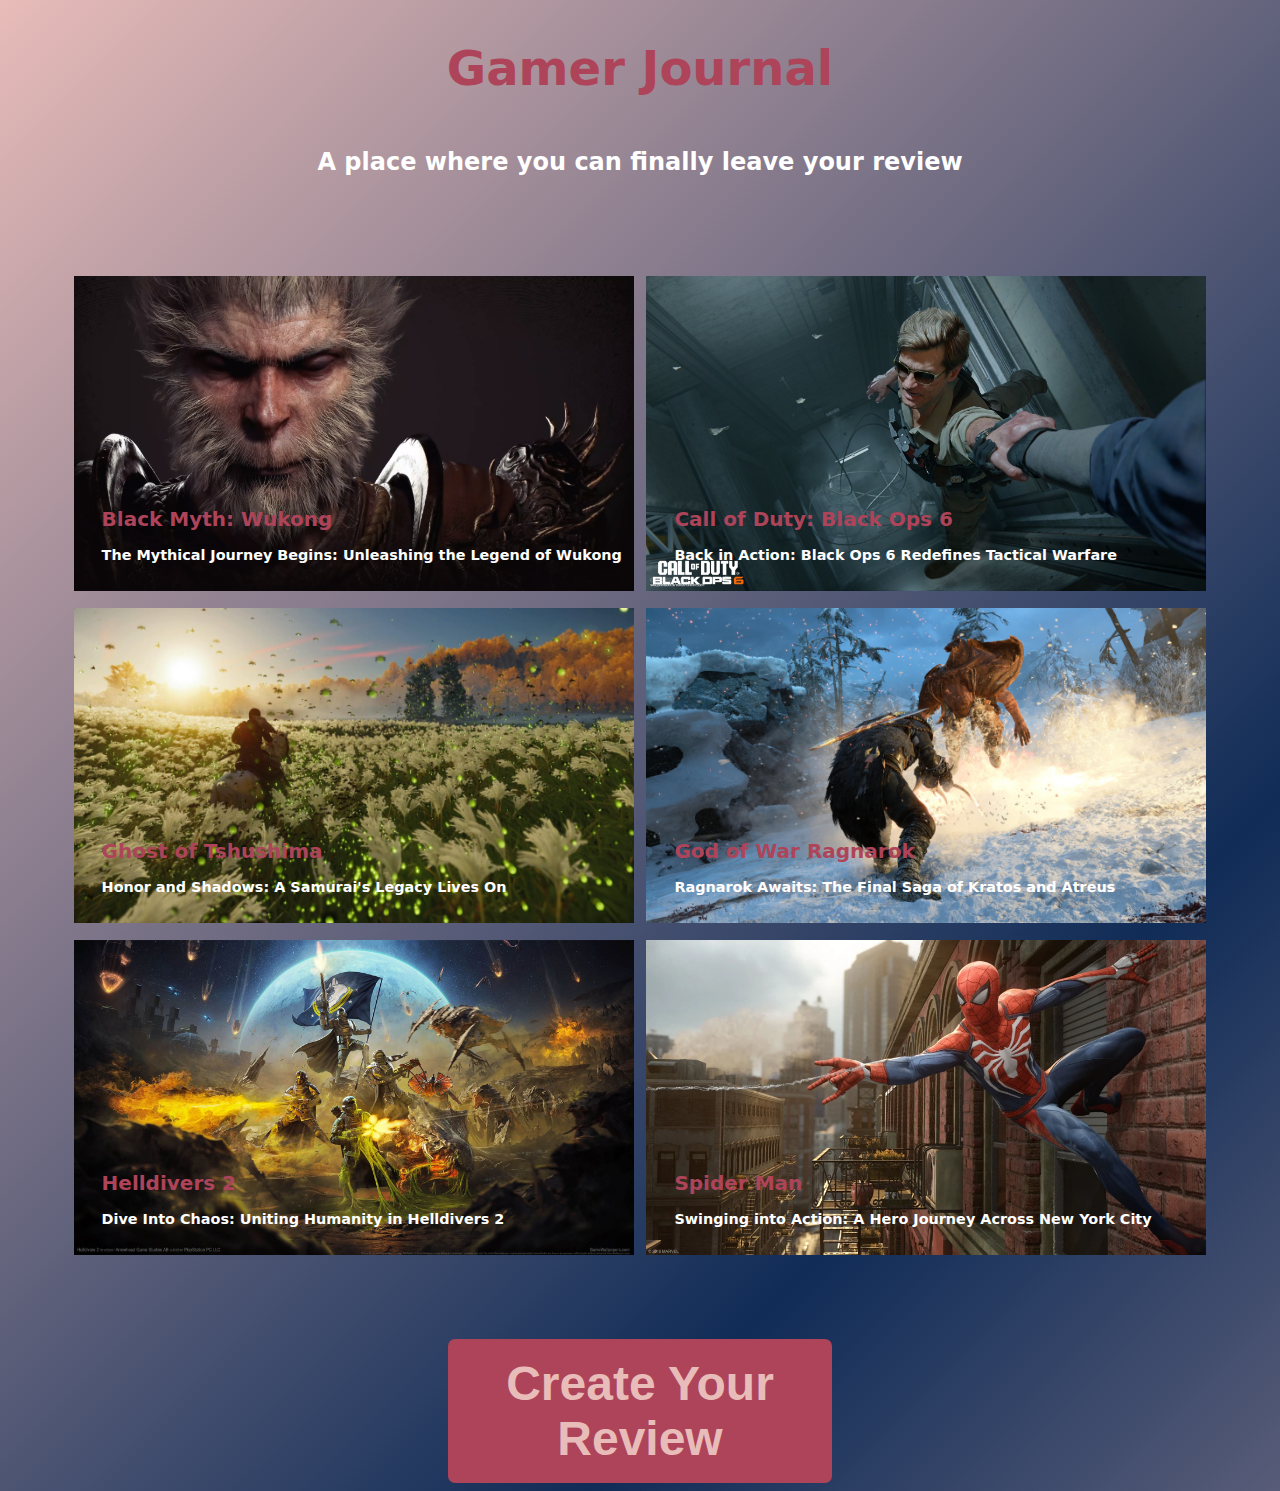
<file: index.html>
<!DOCTYPE html>
<html lang="en">
<head>
  <meta charset="UTF-8">
  <meta name="viewport" content="width=device-width, initial-scale=1.0">
  <link rel="preconnect" href="https://fonts.googleapis.com">
  <link rel="preconnect" href="https://fonts.gstatic.com" crossorigin>
  <link href="https://fonts.googleapis.com/css2?family=Roboto:ital,wght@0,100;0,300;0,400;0,500;0,700;0,900;1,100;1,300;1,400;1,500;1,700;1,900&display=swap" rel="stylesheet">
  <link rel="stylesheet" href="Styles/general.css">
  <link rel="stylesheet" href="Styles/index.css">
  <title>Gamer Journal</title>
</head>
<body>

  <header>
    <h1>Gamer Journal</h1>
    <h2>A place where you can finally leave your review</h2>
  </header>

  <main>
    <div>
      <a href="wukong.html">
      <img src="Images/Black Myth Wukong/wukong-1.jpg" alt="thumbnail">
      <h1>Black Myth: Wukong</h1>
      <p>The Mythical Journey Begins: Unleashing the Legend of Wukong</p>
      </a>
    </div>

    <div>
      <a href="black-ops.html">
      <img src="Images/Call fo Duty Black Ops 6/call-1.jpg" alt="thumbnail">
      <h1>Call of Duty: Black Ops 6</h1>
      <p>Back in Action: Black Ops 6 Redefines Tactical Warfare</p>
      </a>
    </div>

    <div>
      <a href="ghost.html">
      <img src="Images/Ghost of Tshushima/ghost-1.jpg" alt="thumbnail">
      <h1>Ghost of Tshushima</h1>
      <p>Honor and Shadows: A Samurai's Legacy Lives On</p>
      </a>
    </div>

    <div>
      <a href="god-of-war.html">
      <img src="Images/God of War Ragnarok/god-1.jpg" alt="thumbnail">
      <h1>God of War Ragnarok</h1>
      <p>Ragnarok Awaits: The Final Saga of Kratos and Atreus</p>
      </a>
    </div>

    <div>
      <a href="helldivers.html">
      <img src="Images/Helldivers 2/helldivers-1.jpg" alt="thumbnail">
      <h1>Helldivers 2</h1>
      <p>Dive Into Chaos: Uniting Humanity in Helldivers 2</p>
      </a>
    </div>

    <div>
      <a href="spider-man.html">
      <img src="Images/Spider Man/spider-1.jpg" alt="thumbnail">
      <h1>Spider Man</h1>
      <p>Swinging into Action: A Hero Journey Across New York City</p>
      </a>
    </div>
  </main>

  <a href="create-new-review.html">
    <button>Create Your Review</button>
  </a>
  
</body>
</html>
</file>
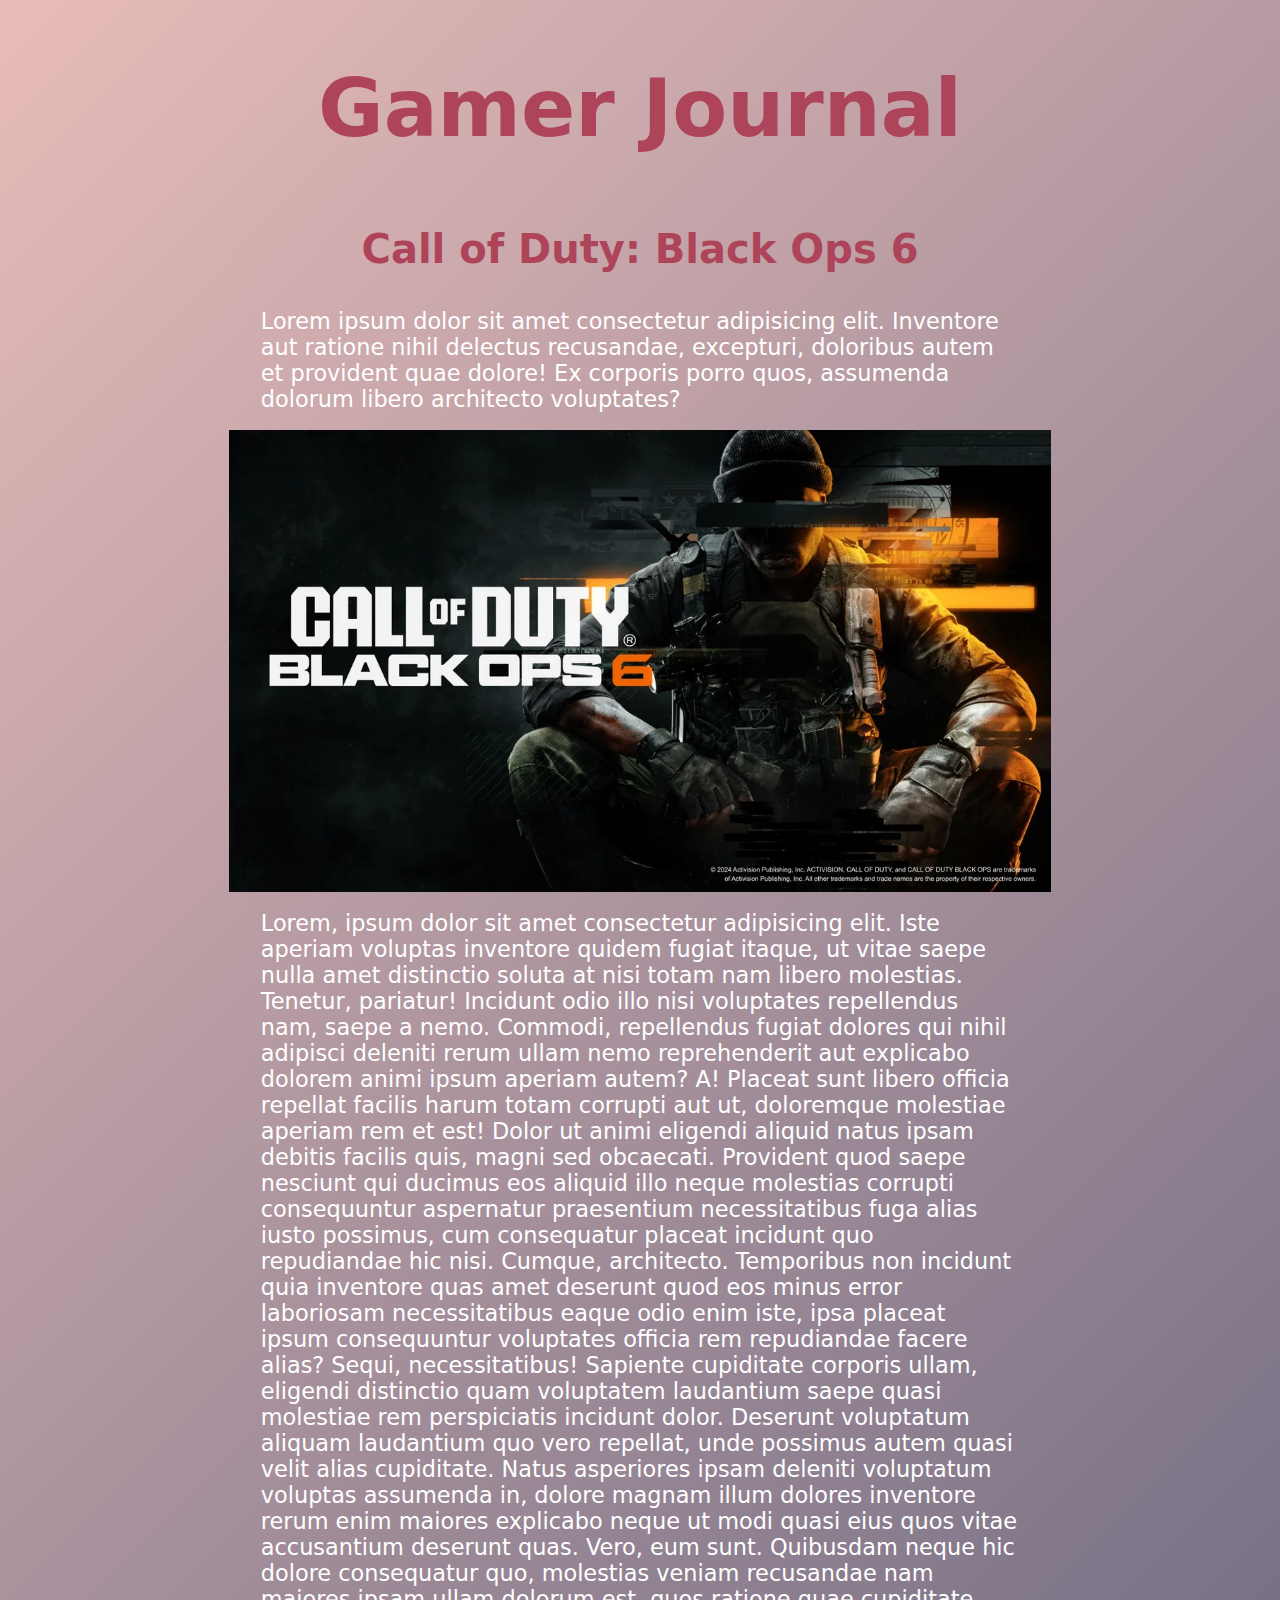
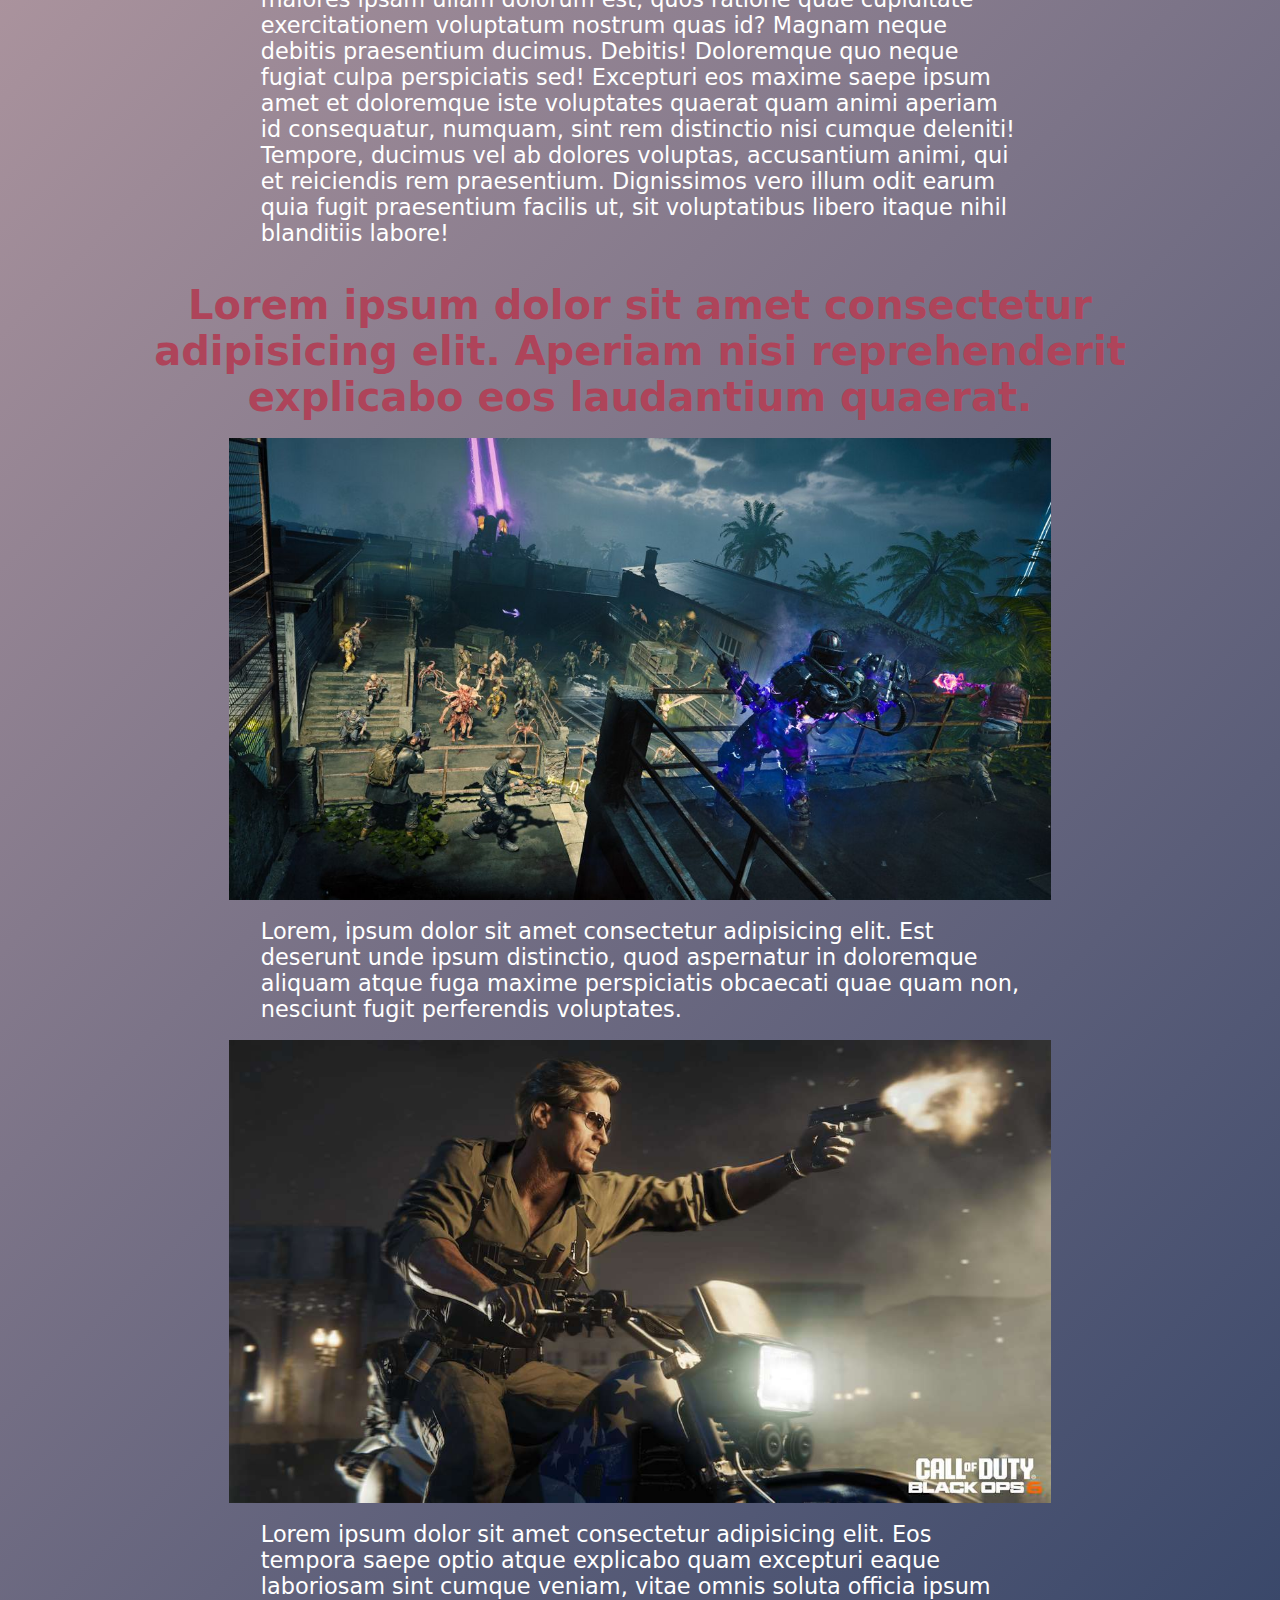
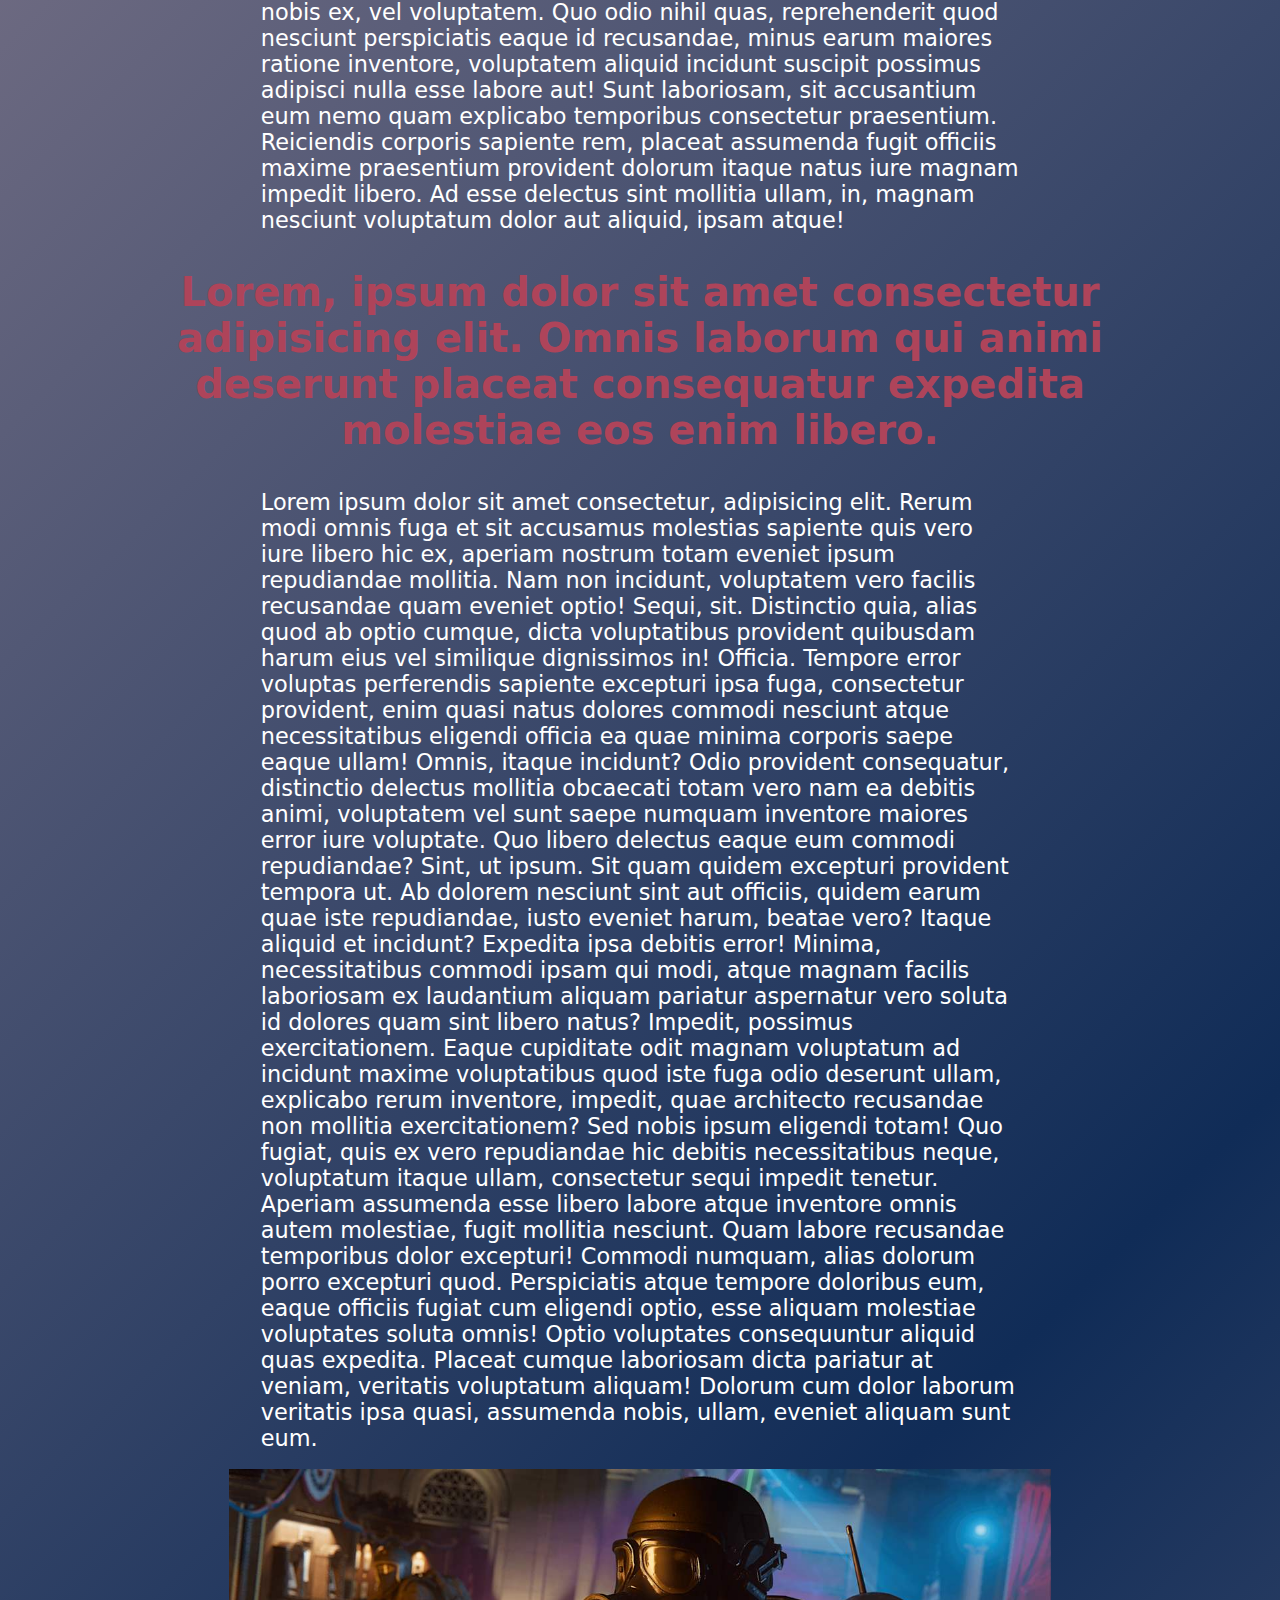
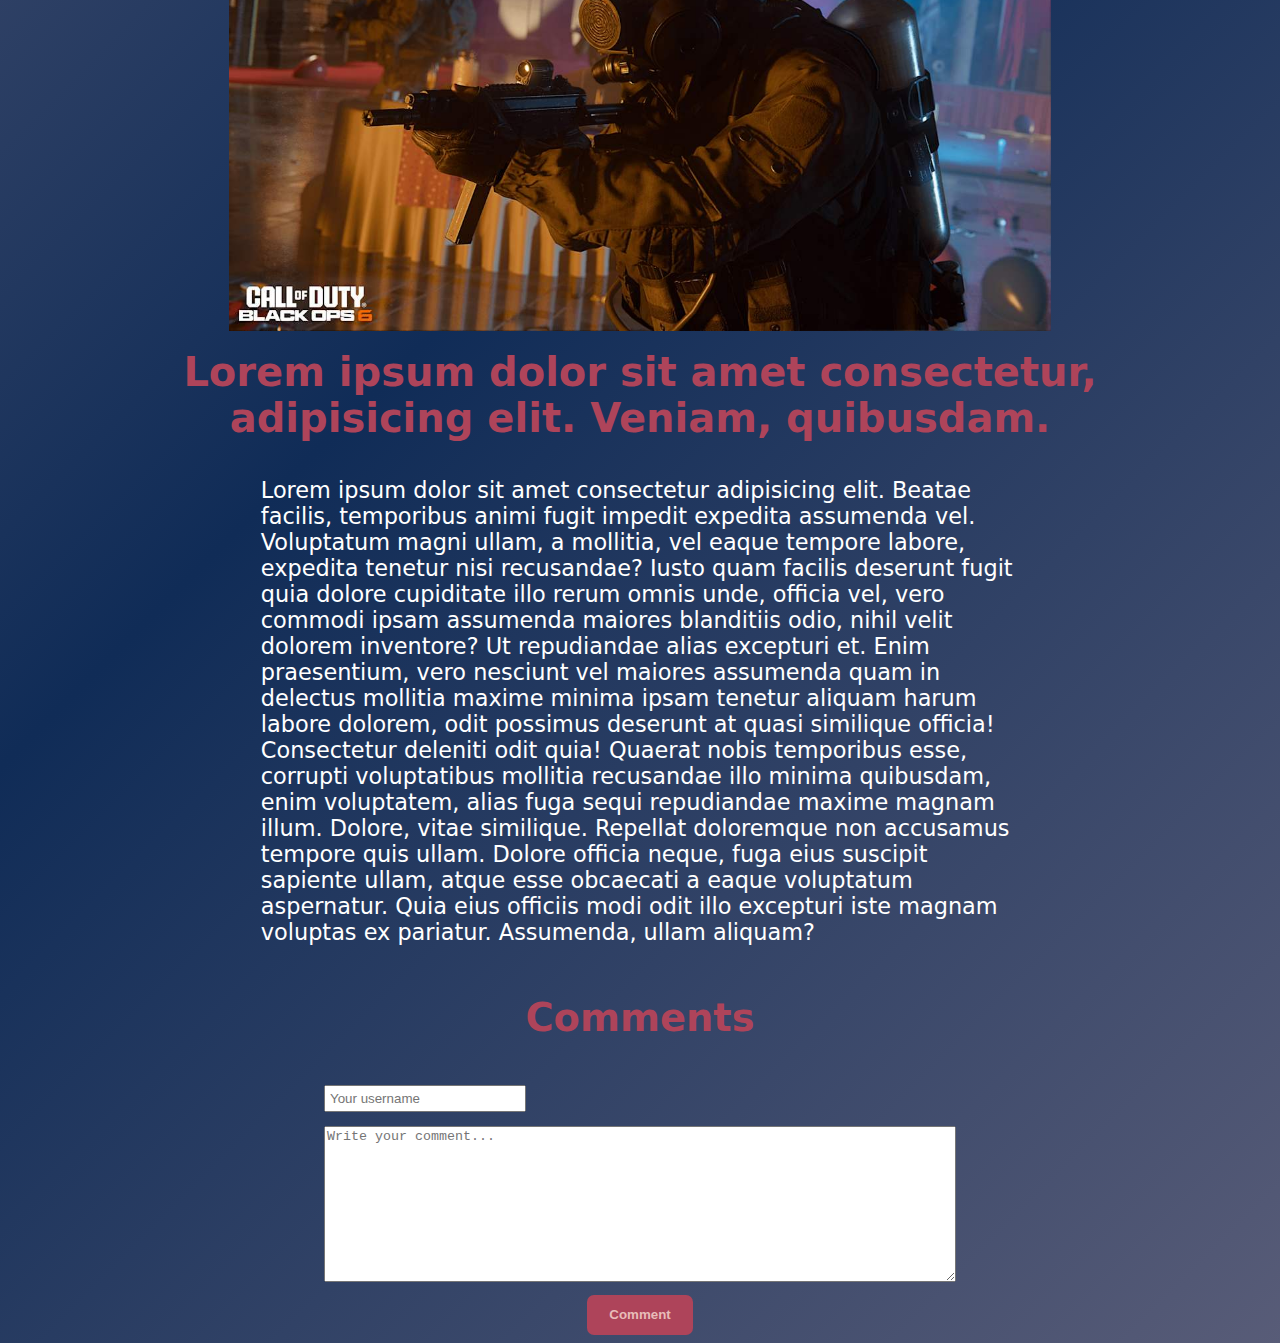
<file: black-ops.html>
<!DOCTYPE html>
<html lang="en">
<head>
  <meta charset="UTF-8">
  <meta name="viewport" content="width=device-width, initial-scale=1.0">
  <link rel="preconnect" href="https://fonts.googleapis.com">
  <link rel="preconnect" href="https://fonts.gstatic.com" crossorigin>
  <link href="https://fonts.googleapis.com/css2?family=Roboto:ital,wght@0,100;0,300;0,400;0,500;0,700;0,900;1,100;1,300;1,400;1,500;1,700;1,900&display=swap" rel="stylesheet">
  <link rel="stylesheet" href="Styles/general.css">
  <link rel="stylesheet" href="Styles/reviewPage.css">
  <title>Call of Duty: Black Ops 6</title>
</head>
<body>

  <header> 
    <a href="index.html">
    <h1>Gamer Journal</h1>
    </a>
  </header>

  <main>
    <h1>
      Call of Duty: Black Ops 6
    </h1>
    <p>
      Lorem ipsum dolor sit amet consectetur adipisicing elit. Inventore aut ratione nihil delectus recusandae, excepturi, doloribus autem et provident quae dolore! Ex corporis porro quos, assumenda dolorum libero architecto voluptates?
    </p>
    <img src="Images/Call fo Duty Black Ops 6/call-2.jpg" alt="photo-1">
    <p>
      Lorem, ipsum dolor sit amet consectetur adipisicing elit. Iste aperiam voluptas inventore quidem fugiat itaque, ut vitae saepe nulla amet distinctio soluta at nisi totam nam libero molestias. Tenetur, pariatur!
      Incidunt odio illo nisi voluptates repellendus nam, saepe a nemo. Commodi, repellendus fugiat dolores qui nihil adipisci deleniti rerum ullam nemo reprehenderit aut explicabo dolorem animi ipsum aperiam autem? A!
      Placeat sunt libero officia repellat facilis harum totam corrupti aut ut, doloremque molestiae aperiam rem et est! Dolor ut animi eligendi aliquid natus ipsam debitis facilis quis, magni sed obcaecati.
      Provident quod saepe nesciunt qui ducimus eos aliquid illo neque molestias corrupti consequuntur aspernatur praesentium necessitatibus fuga alias iusto possimus, cum consequatur placeat incidunt quo repudiandae hic nisi. Cumque, architecto.
      Temporibus non incidunt quia inventore quas amet deserunt quod eos minus error laboriosam necessitatibus eaque odio enim iste, ipsa placeat ipsum consequuntur voluptates officia rem repudiandae facere alias? Sequi, necessitatibus!
      Sapiente cupiditate corporis ullam, eligendi distinctio quam voluptatem laudantium saepe quasi molestiae rem perspiciatis incidunt dolor. Deserunt voluptatum aliquam laudantium quo vero repellat, unde possimus autem quasi velit alias cupiditate.
      Natus asperiores ipsam deleniti voluptatum voluptas assumenda in, dolore magnam illum dolores inventore rerum enim maiores explicabo neque ut modi quasi eius quos vitae accusantium deserunt quas. Vero, eum sunt.
      Quibusdam neque hic dolore consequatur quo, molestias veniam recusandae nam maiores ipsam ullam dolorum est, quos ratione quae cupiditate exercitationem voluptatum nostrum quas id? Magnam neque debitis praesentium ducimus. Debitis!
      Doloremque quo neque fugiat culpa perspiciatis sed! Excepturi eos maxime saepe ipsum amet et doloremque iste voluptates quaerat quam animi aperiam id consequatur, numquam, sint rem distinctio nisi cumque deleniti!
      Tempore, ducimus vel ab dolores voluptas, accusantium animi, qui et reiciendis rem praesentium. Dignissimos vero illum odit earum quia fugit praesentium facilis ut, sit voluptatibus libero itaque nihil blanditiis labore!
    </p>
    <h1>
      Lorem ipsum dolor sit amet consectetur adipisicing elit. Aperiam nisi reprehenderit explicabo eos laudantium quaerat.
    </h1>
    <img src="Images/Call fo Duty Black Ops 6/call-3.jpg" alt="photo-2">
    <p>
      Lorem, ipsum dolor sit amet consectetur adipisicing elit. Est deserunt unde ipsum distinctio, quod aspernatur in doloremque aliquam atque fuga maxime perspiciatis obcaecati quae quam non, nesciunt fugit perferendis voluptates.
    </p>
    <img src="Images/Call fo Duty Black Ops 6/call-4.jpg" alt="photo-3">
    <p>
      Lorem ipsum dolor sit amet consectetur adipisicing elit. Eos tempora saepe optio atque explicabo quam excepturi eaque laboriosam sint cumque veniam, vitae omnis soluta officia ipsum nobis ex, vel voluptatem. Quo odio nihil quas, reprehenderit quod nesciunt perspiciatis eaque id recusandae, minus earum maiores ratione inventore, voluptatem aliquid incidunt suscipit possimus adipisci nulla esse labore aut! Sunt laboriosam, sit accusantium eum nemo quam explicabo temporibus consectetur praesentium. Reiciendis corporis sapiente rem, placeat assumenda fugit officiis maxime praesentium provident dolorum itaque natus iure magnam impedit libero. Ad esse delectus sint mollitia ullam, in, magnam nesciunt voluptatum dolor aut aliquid, ipsam atque!
    </p>
    <h1>
      Lorem, ipsum dolor sit amet consectetur adipisicing elit. Omnis laborum qui animi deserunt placeat consequatur expedita molestiae eos enim libero.
    </h1>
    <p>
      Lorem ipsum dolor sit amet consectetur, adipisicing elit. Rerum modi omnis fuga et sit accusamus molestias sapiente quis vero iure libero hic ex, aperiam nostrum totam eveniet ipsum repudiandae mollitia.
      Nam non incidunt, voluptatem vero facilis recusandae quam eveniet optio! Sequi, sit. Distinctio quia, alias quod ab optio cumque, dicta voluptatibus provident quibusdam harum eius vel similique dignissimos in! Officia.
      Tempore error voluptas perferendis sapiente excepturi ipsa fuga, consectetur provident, enim quasi natus dolores commodi nesciunt atque necessitatibus eligendi officia ea quae minima corporis saepe eaque ullam! Omnis, itaque incidunt?
      Odio provident consequatur, distinctio delectus mollitia obcaecati totam vero nam ea debitis animi, voluptatem vel sunt saepe numquam inventore maiores error iure voluptate. Quo libero delectus eaque eum commodi repudiandae?
      Sint, ut ipsum. Sit quam quidem excepturi provident tempora ut. Ab dolorem nesciunt sint aut officiis, quidem earum quae iste repudiandae, iusto eveniet harum, beatae vero? Itaque aliquid et incidunt?
      Expedita ipsa debitis error! Minima, necessitatibus commodi ipsam qui modi, atque magnam facilis laboriosam ex laudantium aliquam pariatur aspernatur vero soluta id dolores quam sint libero natus? Impedit, possimus exercitationem.
      Eaque cupiditate odit magnam voluptatum ad incidunt maxime voluptatibus quod iste fuga odio deserunt ullam, explicabo rerum inventore, impedit, quae architecto recusandae non mollitia exercitationem? Sed nobis ipsum eligendi totam!
      Quo fugiat, quis ex vero repudiandae hic debitis necessitatibus neque, voluptatum itaque ullam, consectetur sequi impedit tenetur. Aperiam assumenda esse libero labore atque inventore omnis autem molestiae, fugit mollitia nesciunt.
      Quam labore recusandae temporibus dolor excepturi! Commodi numquam, alias dolorum porro excepturi quod. Perspiciatis atque tempore doloribus eum, eaque officiis fugiat cum eligendi optio, esse aliquam molestiae voluptates soluta omnis!
      Optio voluptates consequuntur aliquid quas expedita. Placeat cumque laboriosam dicta pariatur at veniam, veritatis voluptatum aliquam! Dolorum cum dolor laborum veritatis ipsa quasi, assumenda nobis, ullam, eveniet aliquam sunt eum.
    </p>
    <img src="Images/Call fo Duty Black Ops 6/call-5.jpg" alt="photo-4">
    <h1>
      Lorem ipsum dolor sit amet consectetur, adipisicing elit. Veniam, quibusdam.
    </h1>
    <p>
      Lorem ipsum dolor sit amet consectetur adipisicing elit. Beatae facilis, temporibus animi fugit impedit expedita assumenda vel. Voluptatum magni ullam, a mollitia, vel eaque tempore labore, expedita tenetur nisi recusandae?
      Iusto quam facilis deserunt fugit quia dolore cupiditate illo rerum omnis unde, officia vel, vero commodi ipsam assumenda maiores blanditiis odio, nihil velit dolorem inventore? Ut repudiandae alias excepturi et.
      Enim praesentium, vero nesciunt vel maiores assumenda quam in delectus mollitia maxime minima ipsam tenetur aliquam harum labore dolorem, odit possimus deserunt at quasi similique officia! Consectetur deleniti odit quia!
      Quaerat nobis temporibus esse, corrupti voluptatibus mollitia recusandae illo minima quibusdam, enim voluptatem, alias fuga sequi repudiandae maxime magnam illum. Dolore, vitae similique. Repellat doloremque non accusamus tempore quis ullam.
      Dolore officia neque, fuga eius suscipit sapiente ullam, atque esse obcaecati a eaque voluptatum aspernatur. Quia eius officiis modi odit illo excepturi iste magnam voluptas ex pariatur. Assumenda, ullam aliquam?
    </p>
  </main>

  <section>
    <h2>Comments</h2>
    <div class="text-input">
      <input type="text" placeholder="Your username" class="js-username">
      <textarea rows="10" name="Comment" id="Comment-area" placeholder="Write your comment..." class="js-comment"></textarea>
    </div>
    <button class="js-add-comment">Comment</button>

    <div class="comments-container js-comments">
    </div>
  </section>
</body>
<script type="module" src="Scripts/comments.js"></script>
<script type="module" src="Scripts/warning.js"></script>
</html>
</file>
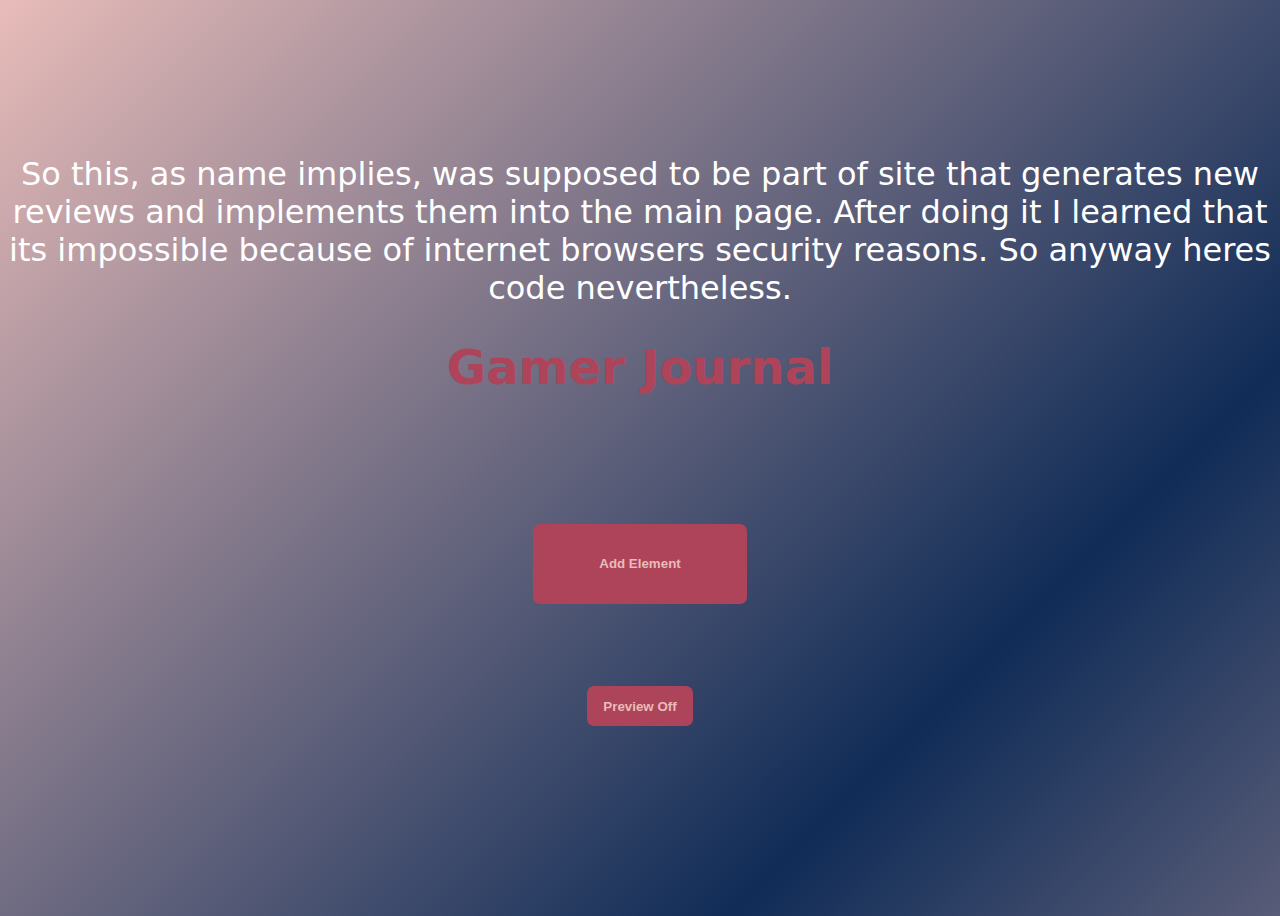
<file: create-new-review.html>
<!DOCTYPE html>
<html lang="en">
<head>
  <meta charset="UTF-8">
  <meta name="viewport" content="width=device-width, initial-scale=1.0">
  <link rel="preconnect" href="https://fonts.googleapis.com">
  <link rel="preconnect" href="https://fonts.gstatic.com" crossorigin>
  <link href="https://fonts.googleapis.com/css2?family=Roboto:ital,wght@0,100;0,300;0,400;0,500;0,700;0,900;1,100;1,300;1,400;1,500;1,700;1,900&display=swap" rel="stylesheet">
  <link rel="stylesheet" href="Styles/general.css">
  <link rel="stylesheet" href="Styles/create-new-review.css">
  <title>Create Your Review</title>
</head>
<body>
  <header>
    <a href="index.html">
      <p style="font-size: 2rem;">So this, as name implies, was supposed to be part of site that generates new reviews
        and implements them into the main page. After doing it I learned that its impossible
        because of internet browsers security reasons. So anyway heres code nevertheless.
      </p>
      <h1>Gamer Journal</h1>
    </a>
  </header>

  <main>
    <div class="dropdown-container">
      <button class="add-type-of js-preview">Add Element</button>
    </div>
    <button class="preview-toggle">Preview Off</button>
  </main>
</body>
<script type="module" src="Scripts/create-new-review.js"></script>
</html>
</file>
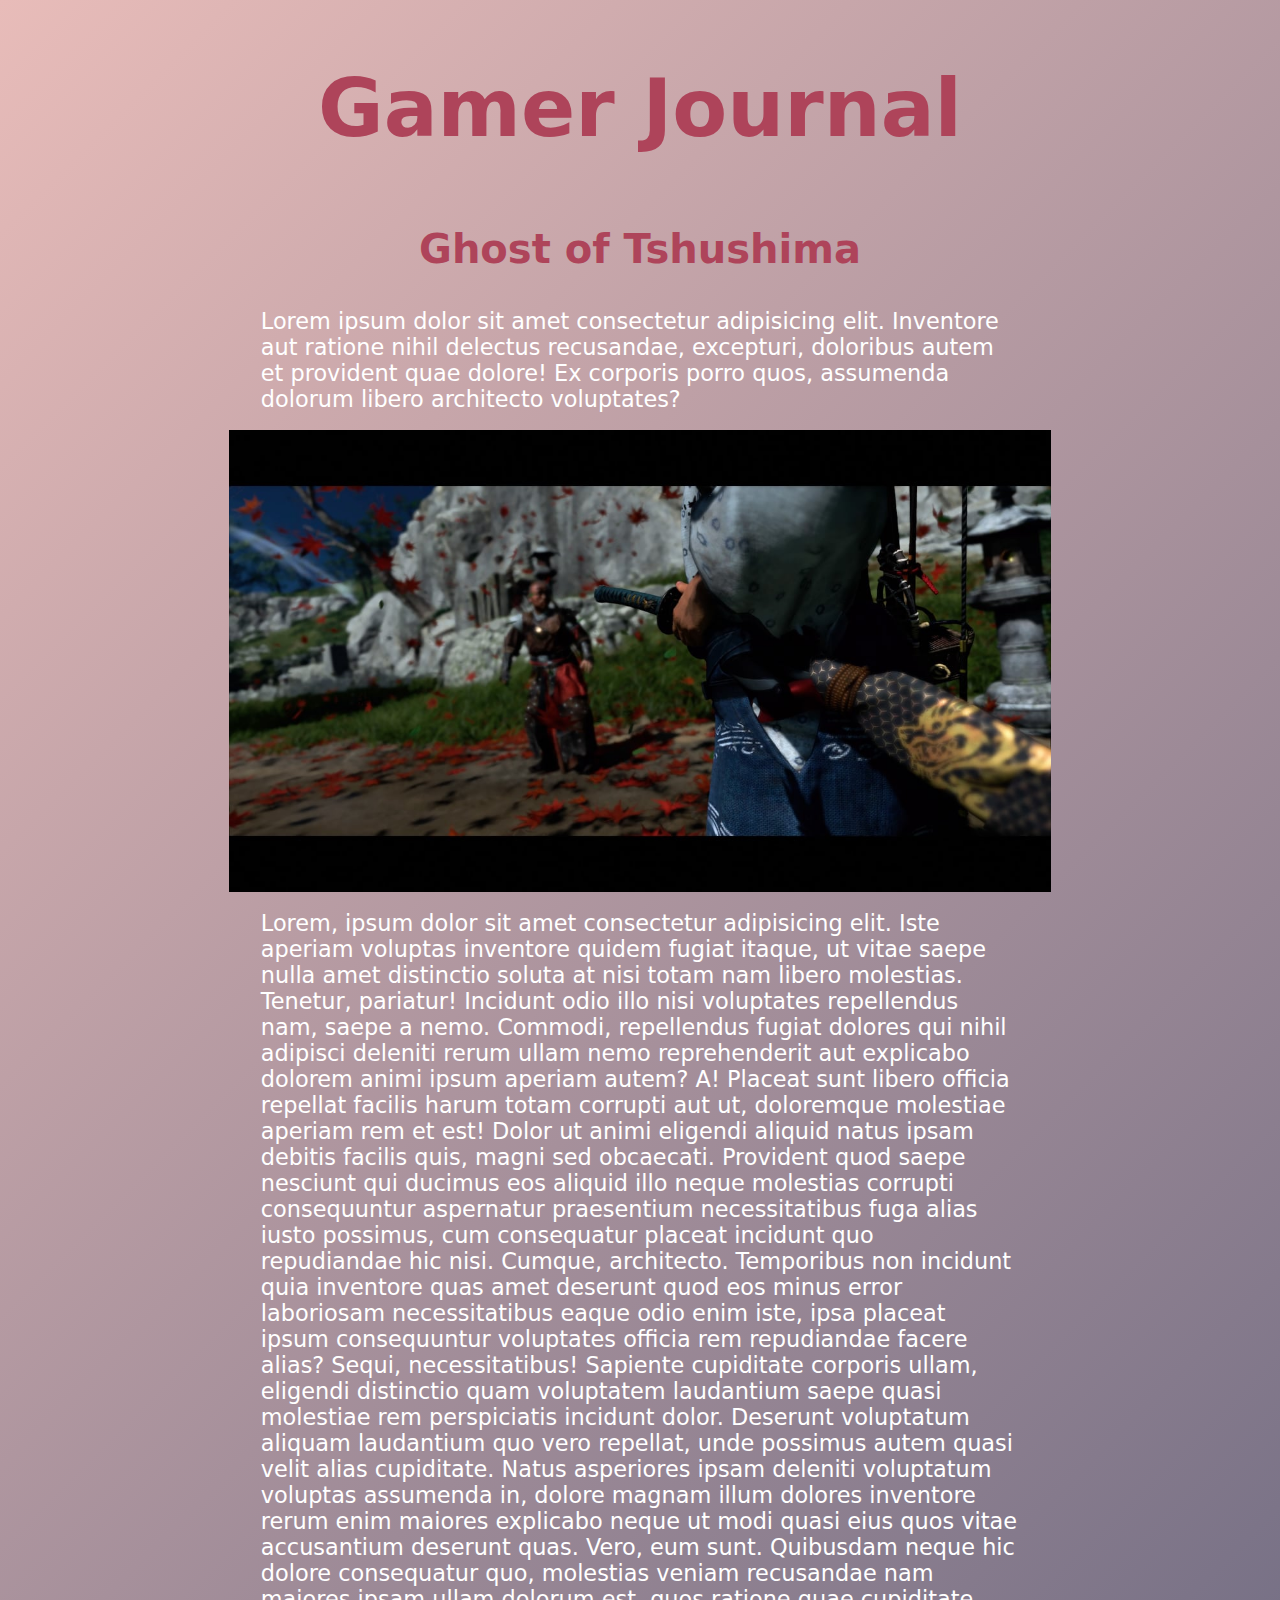
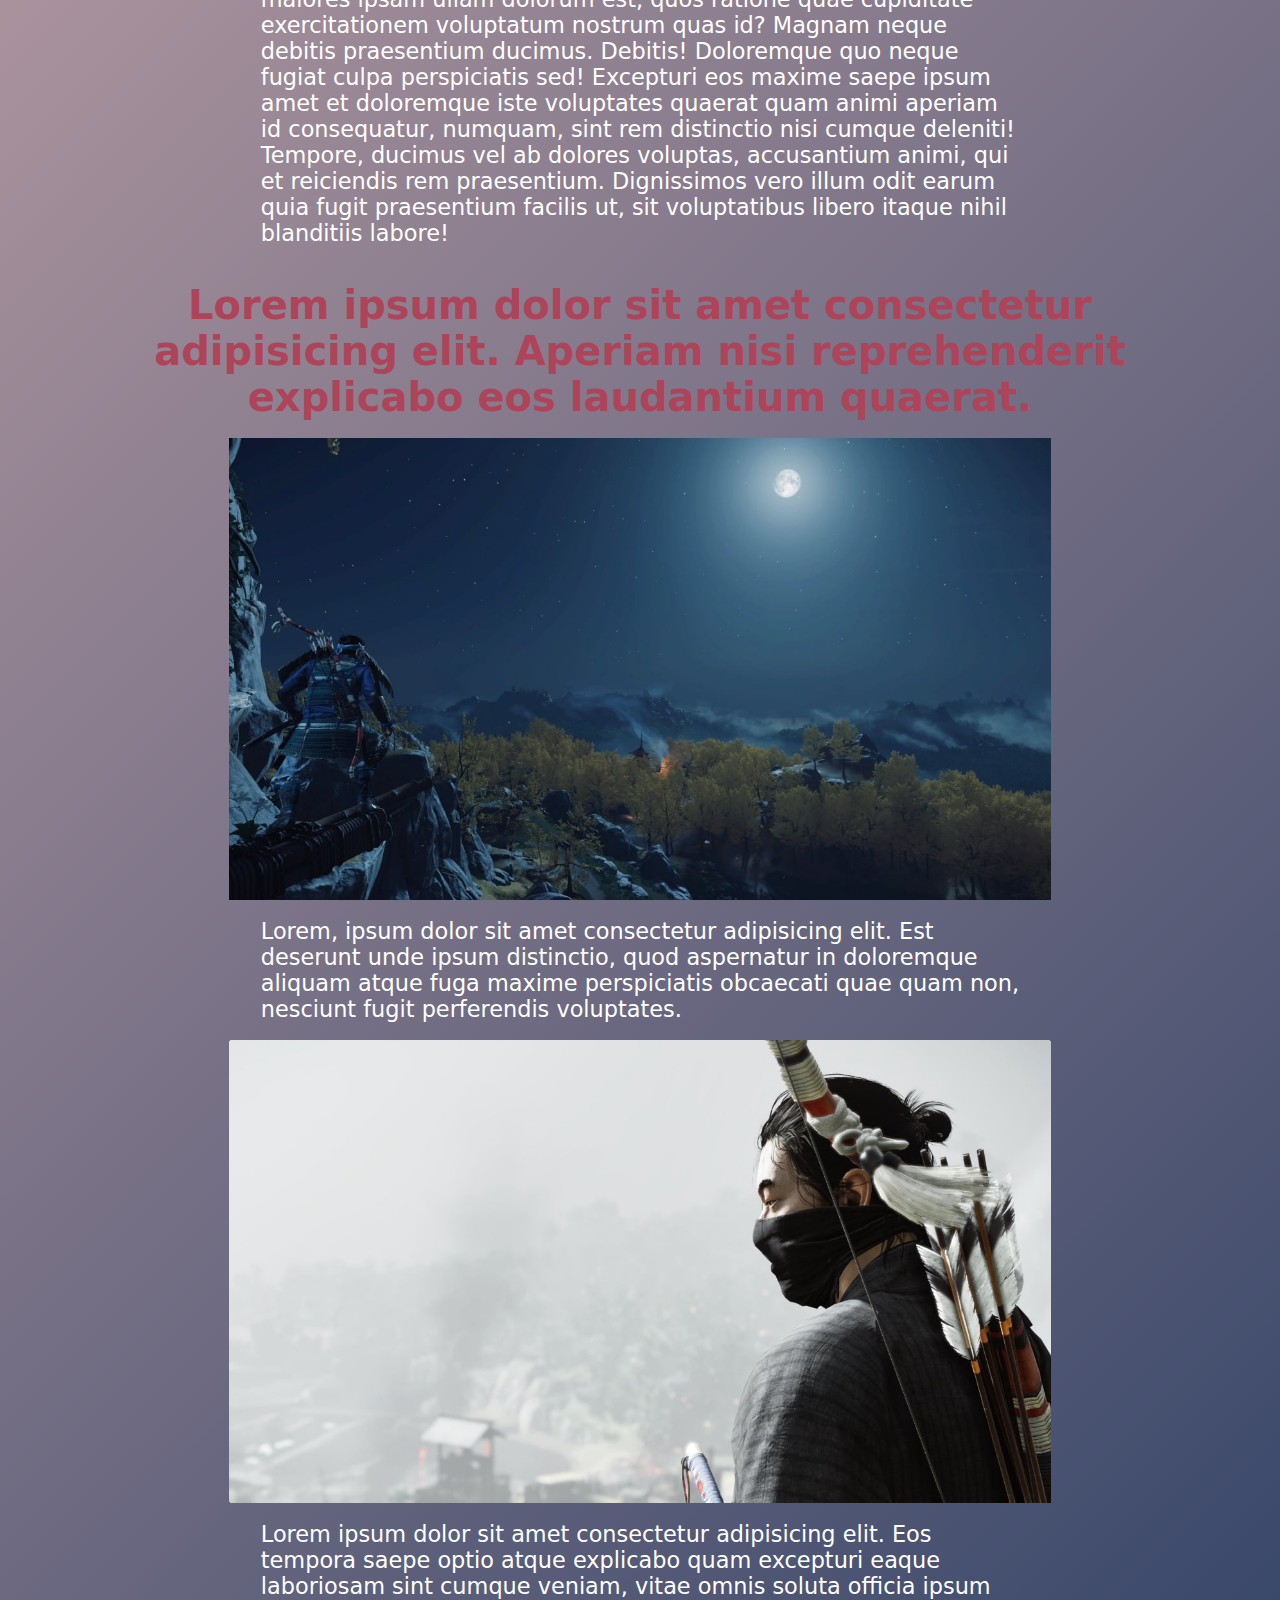
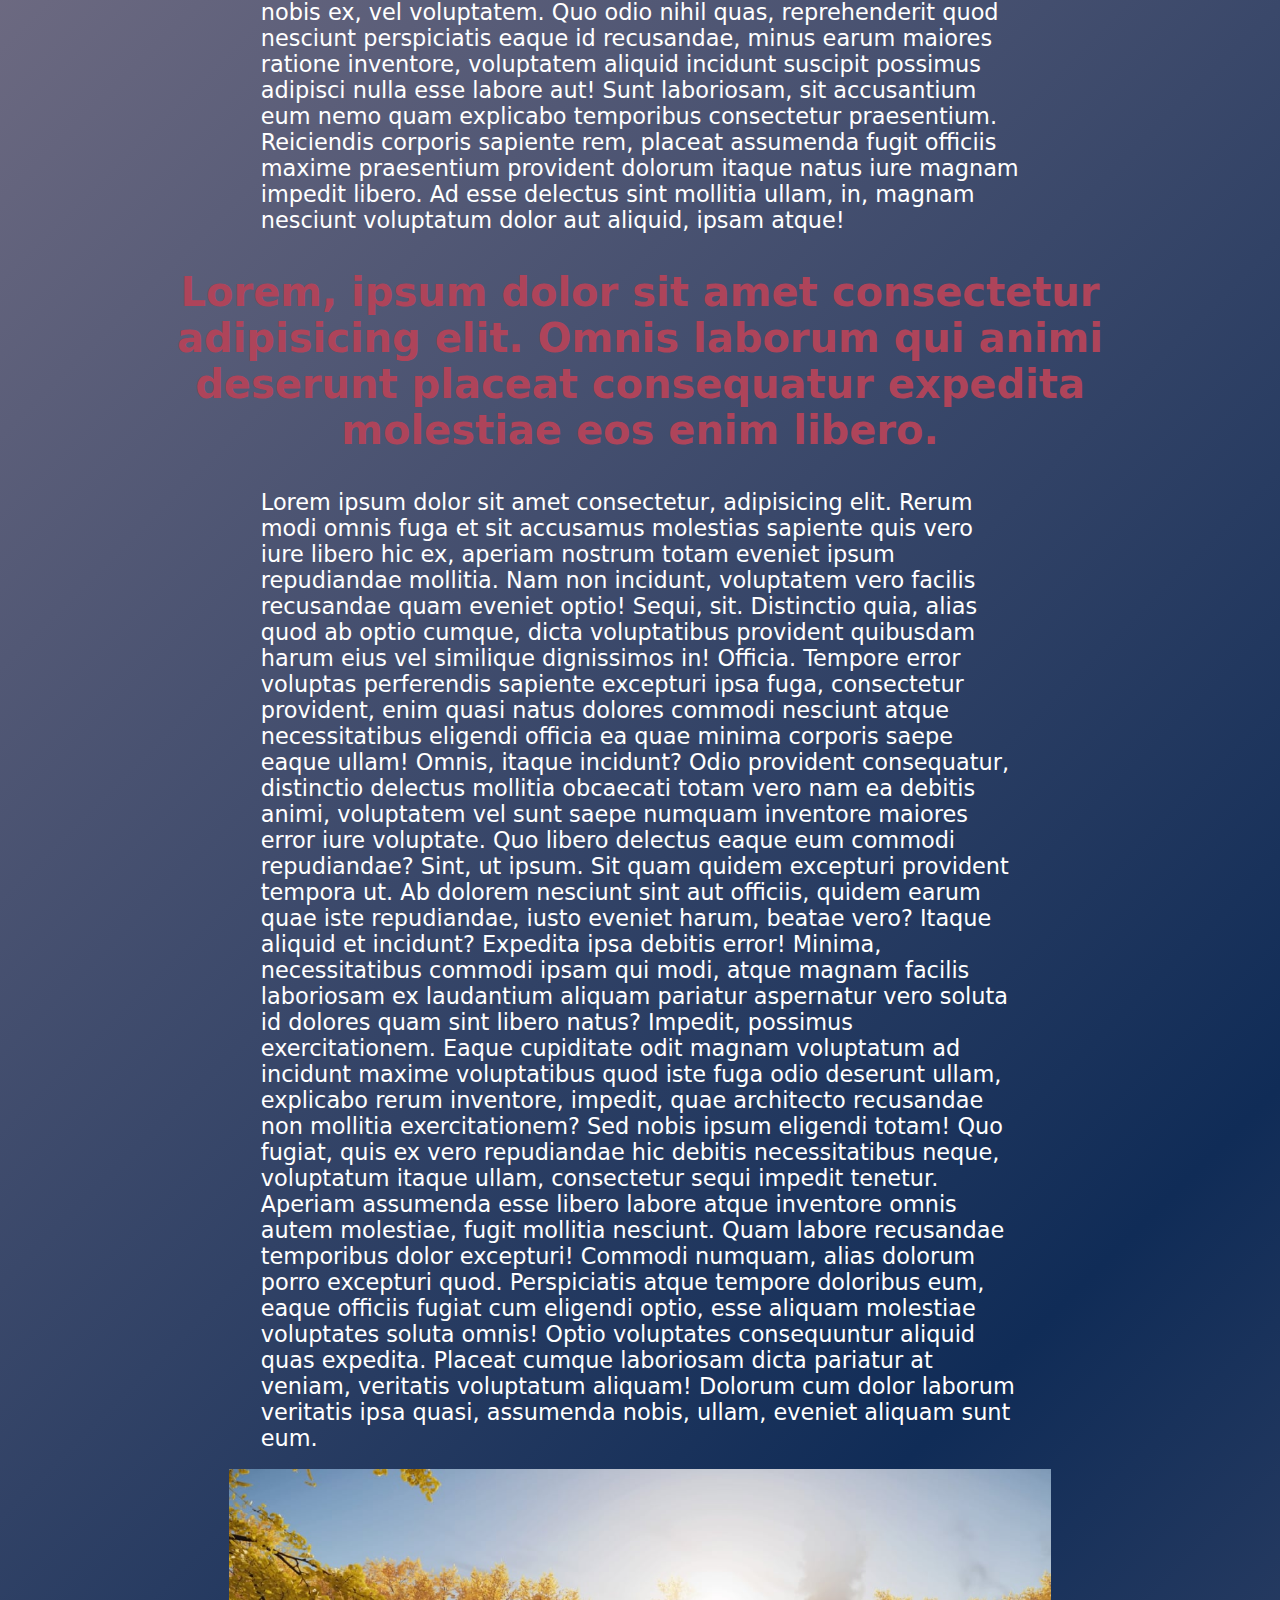
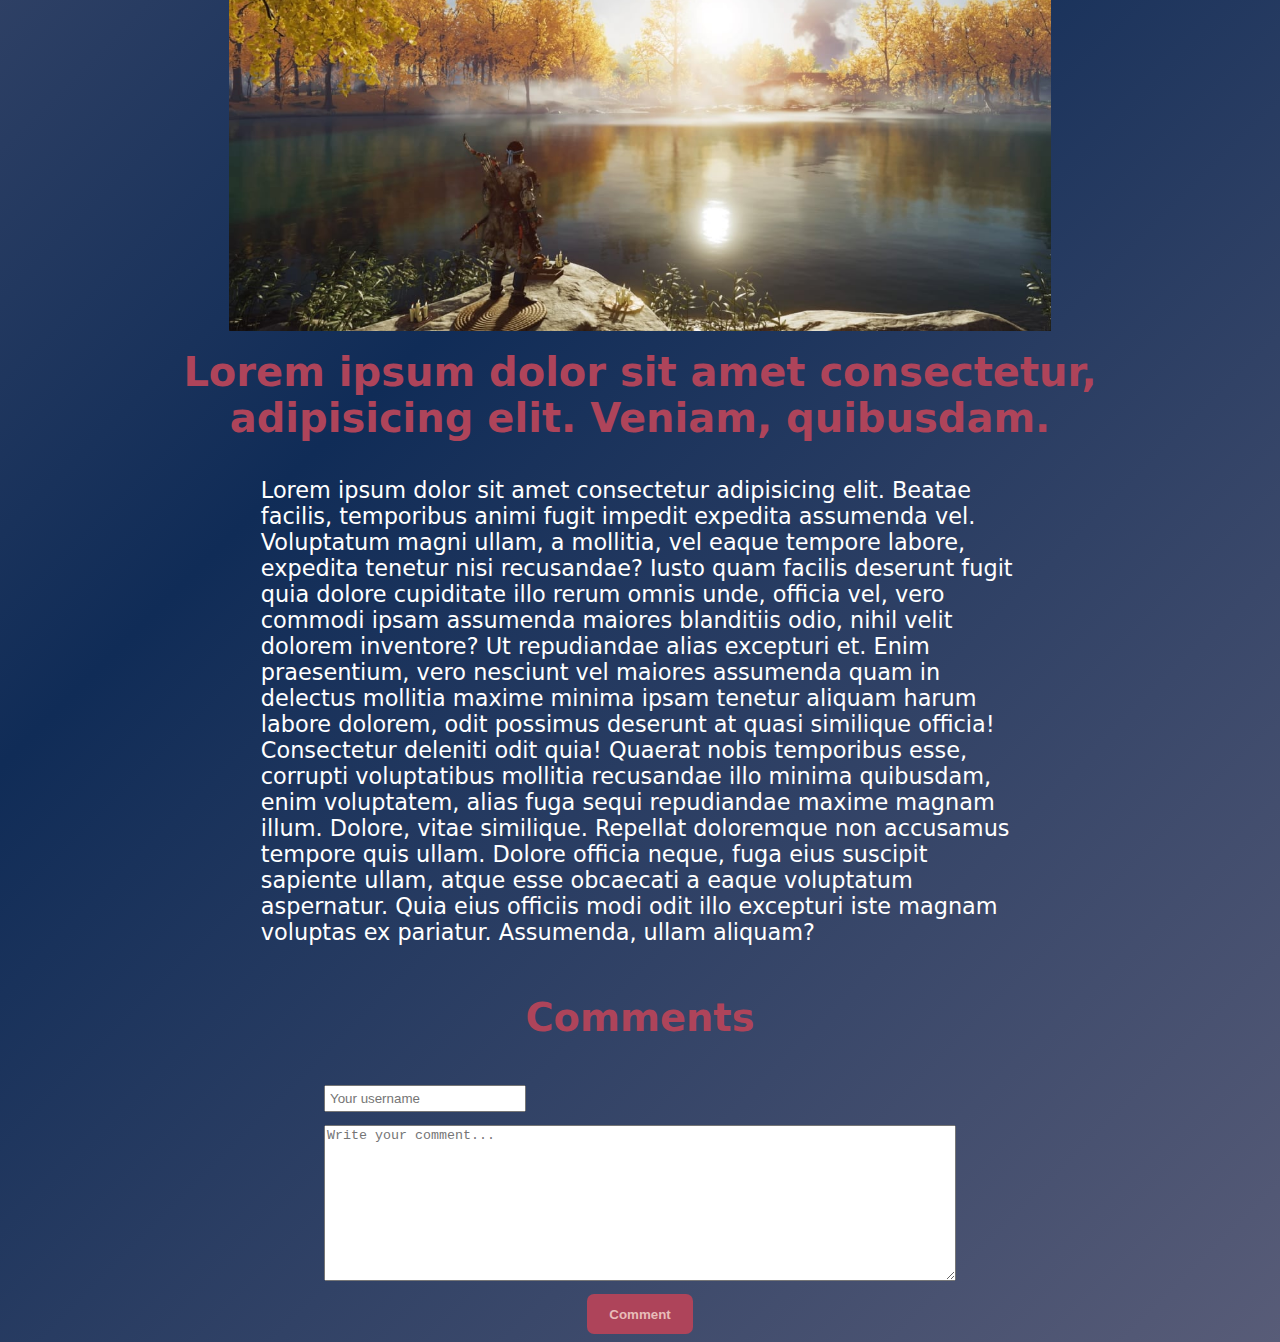
<file: ghost.html>
<!DOCTYPE html>
<html lang="en">
<head>
  <meta charset="UTF-8">
  <meta name="viewport" content="width=device-width, initial-scale=1.0">
  <link rel="preconnect" href="https://fonts.googleapis.com">
  <link rel="preconnect" href="https://fonts.gstatic.com" crossorigin>
  <link href="https://fonts.googleapis.com/css2?family=Roboto:ital,wght@0,100;0,300;0,400;0,500;0,700;0,900;1,100;1,300;1,400;1,500;1,700;1,900&display=swap" rel="stylesheet">
  <link rel="stylesheet" href="Styles/general.css">
  <link rel="stylesheet" href="Styles/reviewPage.css">
  <title>Ghost of Tshushima</title>
</head>
<body>

  <header> 
    <a href="index.html">
    <h1>Gamer Journal</h1>
    </a>
  </header>

  <main>
    <h1>
      Ghost of Tshushima
    </h1>
    <p>
      Lorem ipsum dolor sit amet consectetur adipisicing elit. Inventore aut ratione nihil delectus recusandae, excepturi, doloribus autem et provident quae dolore! Ex corporis porro quos, assumenda dolorum libero architecto voluptates?
    </p>
    <img src="Images/Ghost of Tshushima/ghost-2.jpg" alt="photo-1">
    <p>
      Lorem, ipsum dolor sit amet consectetur adipisicing elit. Iste aperiam voluptas inventore quidem fugiat itaque, ut vitae saepe nulla amet distinctio soluta at nisi totam nam libero molestias. Tenetur, pariatur!
      Incidunt odio illo nisi voluptates repellendus nam, saepe a nemo. Commodi, repellendus fugiat dolores qui nihil adipisci deleniti rerum ullam nemo reprehenderit aut explicabo dolorem animi ipsum aperiam autem? A!
      Placeat sunt libero officia repellat facilis harum totam corrupti aut ut, doloremque molestiae aperiam rem et est! Dolor ut animi eligendi aliquid natus ipsam debitis facilis quis, magni sed obcaecati.
      Provident quod saepe nesciunt qui ducimus eos aliquid illo neque molestias corrupti consequuntur aspernatur praesentium necessitatibus fuga alias iusto possimus, cum consequatur placeat incidunt quo repudiandae hic nisi. Cumque, architecto.
      Temporibus non incidunt quia inventore quas amet deserunt quod eos minus error laboriosam necessitatibus eaque odio enim iste, ipsa placeat ipsum consequuntur voluptates officia rem repudiandae facere alias? Sequi, necessitatibus!
      Sapiente cupiditate corporis ullam, eligendi distinctio quam voluptatem laudantium saepe quasi molestiae rem perspiciatis incidunt dolor. Deserunt voluptatum aliquam laudantium quo vero repellat, unde possimus autem quasi velit alias cupiditate.
      Natus asperiores ipsam deleniti voluptatum voluptas assumenda in, dolore magnam illum dolores inventore rerum enim maiores explicabo neque ut modi quasi eius quos vitae accusantium deserunt quas. Vero, eum sunt.
      Quibusdam neque hic dolore consequatur quo, molestias veniam recusandae nam maiores ipsam ullam dolorum est, quos ratione quae cupiditate exercitationem voluptatum nostrum quas id? Magnam neque debitis praesentium ducimus. Debitis!
      Doloremque quo neque fugiat culpa perspiciatis sed! Excepturi eos maxime saepe ipsum amet et doloremque iste voluptates quaerat quam animi aperiam id consequatur, numquam, sint rem distinctio nisi cumque deleniti!
      Tempore, ducimus vel ab dolores voluptas, accusantium animi, qui et reiciendis rem praesentium. Dignissimos vero illum odit earum quia fugit praesentium facilis ut, sit voluptatibus libero itaque nihil blanditiis labore!
    </p>
    <h1>
      Lorem ipsum dolor sit amet consectetur adipisicing elit. Aperiam nisi reprehenderit explicabo eos laudantium quaerat.
    </h1>
    <img src="Images/Ghost of Tshushima/ghost-3.jpg" alt="photo-2">
    <p>
      Lorem, ipsum dolor sit amet consectetur adipisicing elit. Est deserunt unde ipsum distinctio, quod aspernatur in doloremque aliquam atque fuga maxime perspiciatis obcaecati quae quam non, nesciunt fugit perferendis voluptates.
    </p>
    <img src="Images/Ghost of Tshushima/ghost-4.jpg" alt="photo-3">
    <p>
      Lorem ipsum dolor sit amet consectetur adipisicing elit. Eos tempora saepe optio atque explicabo quam excepturi eaque laboriosam sint cumque veniam, vitae omnis soluta officia ipsum nobis ex, vel voluptatem. Quo odio nihil quas, reprehenderit quod nesciunt perspiciatis eaque id recusandae, minus earum maiores ratione inventore, voluptatem aliquid incidunt suscipit possimus adipisci nulla esse labore aut! Sunt laboriosam, sit accusantium eum nemo quam explicabo temporibus consectetur praesentium. Reiciendis corporis sapiente rem, placeat assumenda fugit officiis maxime praesentium provident dolorum itaque natus iure magnam impedit libero. Ad esse delectus sint mollitia ullam, in, magnam nesciunt voluptatum dolor aut aliquid, ipsam atque!
    </p>
    <h1>
      Lorem, ipsum dolor sit amet consectetur adipisicing elit. Omnis laborum qui animi deserunt placeat consequatur expedita molestiae eos enim libero.
    </h1>
    <p>
      Lorem ipsum dolor sit amet consectetur, adipisicing elit. Rerum modi omnis fuga et sit accusamus molestias sapiente quis vero iure libero hic ex, aperiam nostrum totam eveniet ipsum repudiandae mollitia.
      Nam non incidunt, voluptatem vero facilis recusandae quam eveniet optio! Sequi, sit. Distinctio quia, alias quod ab optio cumque, dicta voluptatibus provident quibusdam harum eius vel similique dignissimos in! Officia.
      Tempore error voluptas perferendis sapiente excepturi ipsa fuga, consectetur provident, enim quasi natus dolores commodi nesciunt atque necessitatibus eligendi officia ea quae minima corporis saepe eaque ullam! Omnis, itaque incidunt?
      Odio provident consequatur, distinctio delectus mollitia obcaecati totam vero nam ea debitis animi, voluptatem vel sunt saepe numquam inventore maiores error iure voluptate. Quo libero delectus eaque eum commodi repudiandae?
      Sint, ut ipsum. Sit quam quidem excepturi provident tempora ut. Ab dolorem nesciunt sint aut officiis, quidem earum quae iste repudiandae, iusto eveniet harum, beatae vero? Itaque aliquid et incidunt?
      Expedita ipsa debitis error! Minima, necessitatibus commodi ipsam qui modi, atque magnam facilis laboriosam ex laudantium aliquam pariatur aspernatur vero soluta id dolores quam sint libero natus? Impedit, possimus exercitationem.
      Eaque cupiditate odit magnam voluptatum ad incidunt maxime voluptatibus quod iste fuga odio deserunt ullam, explicabo rerum inventore, impedit, quae architecto recusandae non mollitia exercitationem? Sed nobis ipsum eligendi totam!
      Quo fugiat, quis ex vero repudiandae hic debitis necessitatibus neque, voluptatum itaque ullam, consectetur sequi impedit tenetur. Aperiam assumenda esse libero labore atque inventore omnis autem molestiae, fugit mollitia nesciunt.
      Quam labore recusandae temporibus dolor excepturi! Commodi numquam, alias dolorum porro excepturi quod. Perspiciatis atque tempore doloribus eum, eaque officiis fugiat cum eligendi optio, esse aliquam molestiae voluptates soluta omnis!
      Optio voluptates consequuntur aliquid quas expedita. Placeat cumque laboriosam dicta pariatur at veniam, veritatis voluptatum aliquam! Dolorum cum dolor laborum veritatis ipsa quasi, assumenda nobis, ullam, eveniet aliquam sunt eum.
    </p>
    <img src="Images/Ghost of Tshushima/ghost-5.jpg" alt="photo-4">
    <h1>
      Lorem ipsum dolor sit amet consectetur, adipisicing elit. Veniam, quibusdam.
    </h1>
    <p>
      Lorem ipsum dolor sit amet consectetur adipisicing elit. Beatae facilis, temporibus animi fugit impedit expedita assumenda vel. Voluptatum magni ullam, a mollitia, vel eaque tempore labore, expedita tenetur nisi recusandae?
      Iusto quam facilis deserunt fugit quia dolore cupiditate illo rerum omnis unde, officia vel, vero commodi ipsam assumenda maiores blanditiis odio, nihil velit dolorem inventore? Ut repudiandae alias excepturi et.
      Enim praesentium, vero nesciunt vel maiores assumenda quam in delectus mollitia maxime minima ipsam tenetur aliquam harum labore dolorem, odit possimus deserunt at quasi similique officia! Consectetur deleniti odit quia!
      Quaerat nobis temporibus esse, corrupti voluptatibus mollitia recusandae illo minima quibusdam, enim voluptatem, alias fuga sequi repudiandae maxime magnam illum. Dolore, vitae similique. Repellat doloremque non accusamus tempore quis ullam.
      Dolore officia neque, fuga eius suscipit sapiente ullam, atque esse obcaecati a eaque voluptatum aspernatur. Quia eius officiis modi odit illo excepturi iste magnam voluptas ex pariatur. Assumenda, ullam aliquam?
    </p>
  </main>

  <section>
    <h2>Comments</h2>
    <div class="text-input">
      <input type="text" placeholder="Your username" class="js-username">
      <textarea rows="10" name="Comment" id="Comment-area" placeholder="Write your comment..." class="js-comment"></textarea>
    </div>
    <button class="js-add-comment">Comment</button>

    <div class="comments-container js-comments">
    </div>
  </section>
</body>
<script type="module" src="Scripts/comments.js"></script>
<script type="module" src="Scripts/warning.js"></script>
</html>
</file>
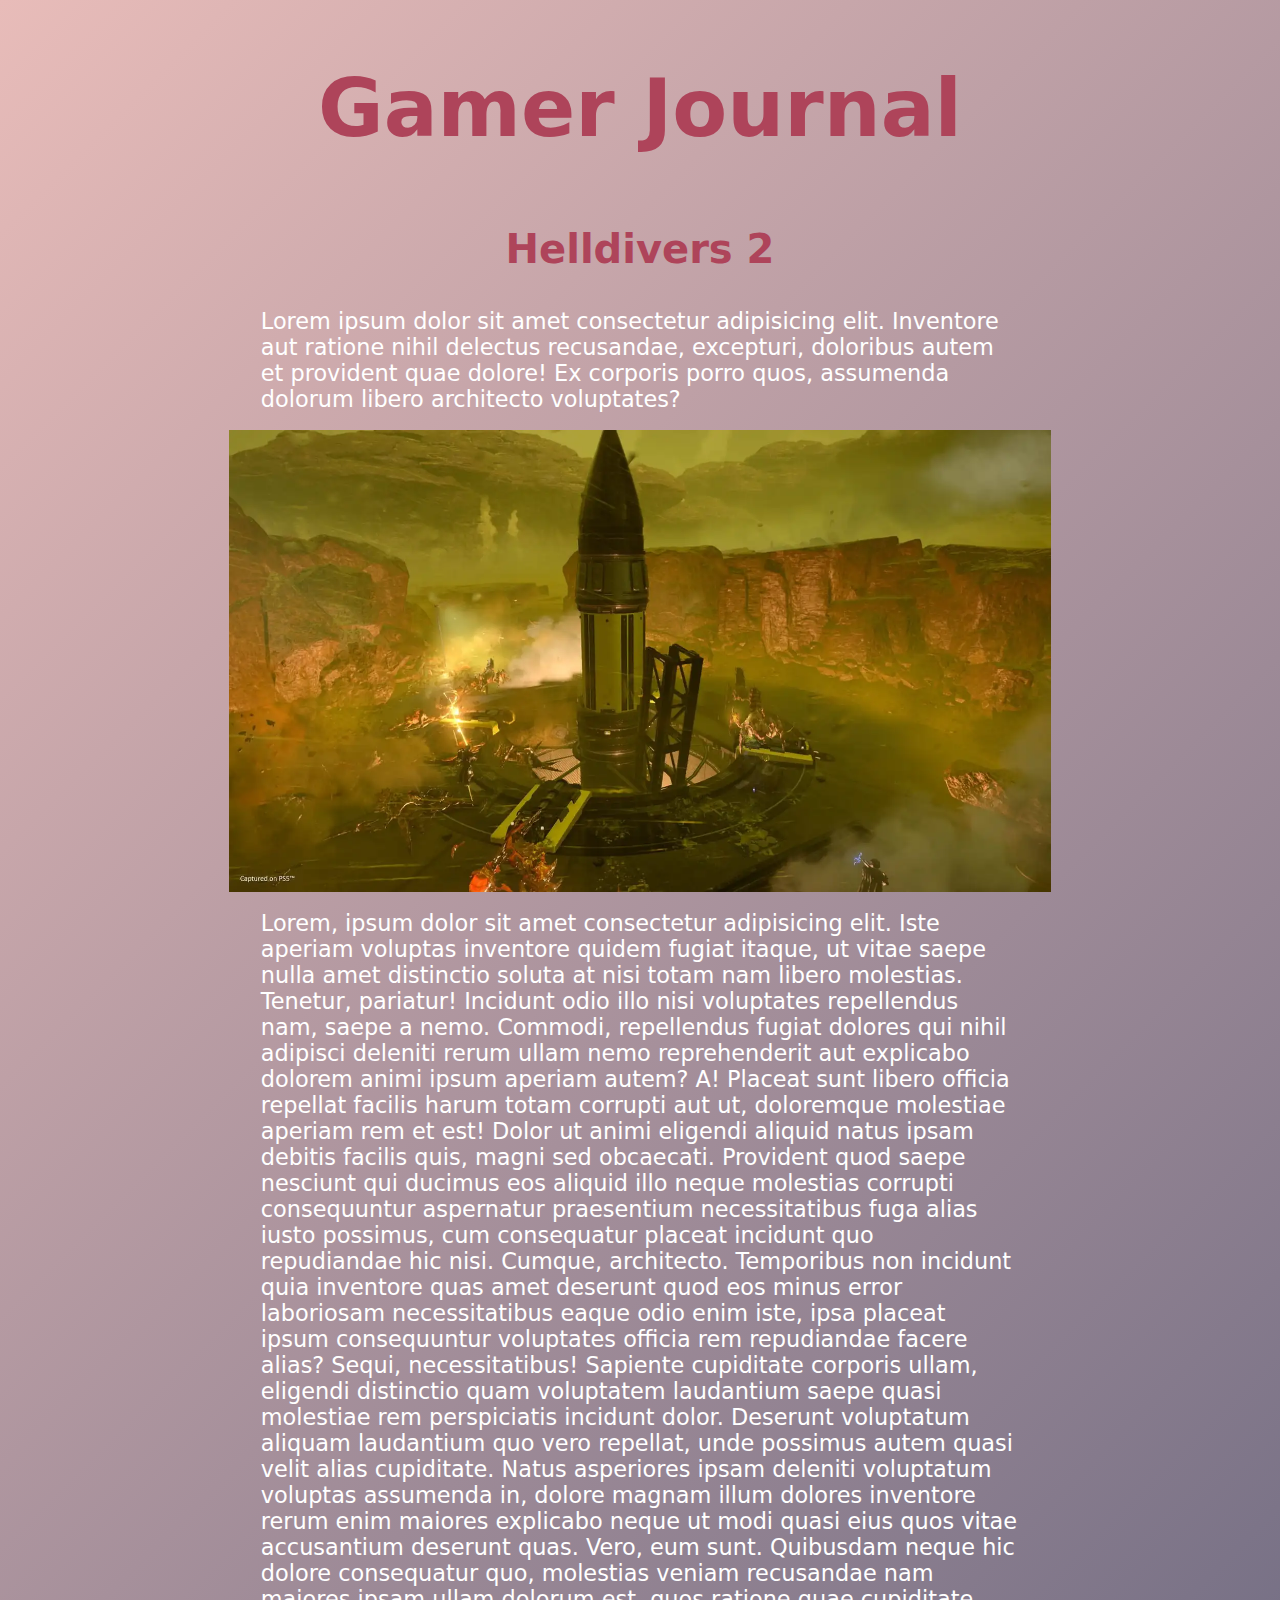
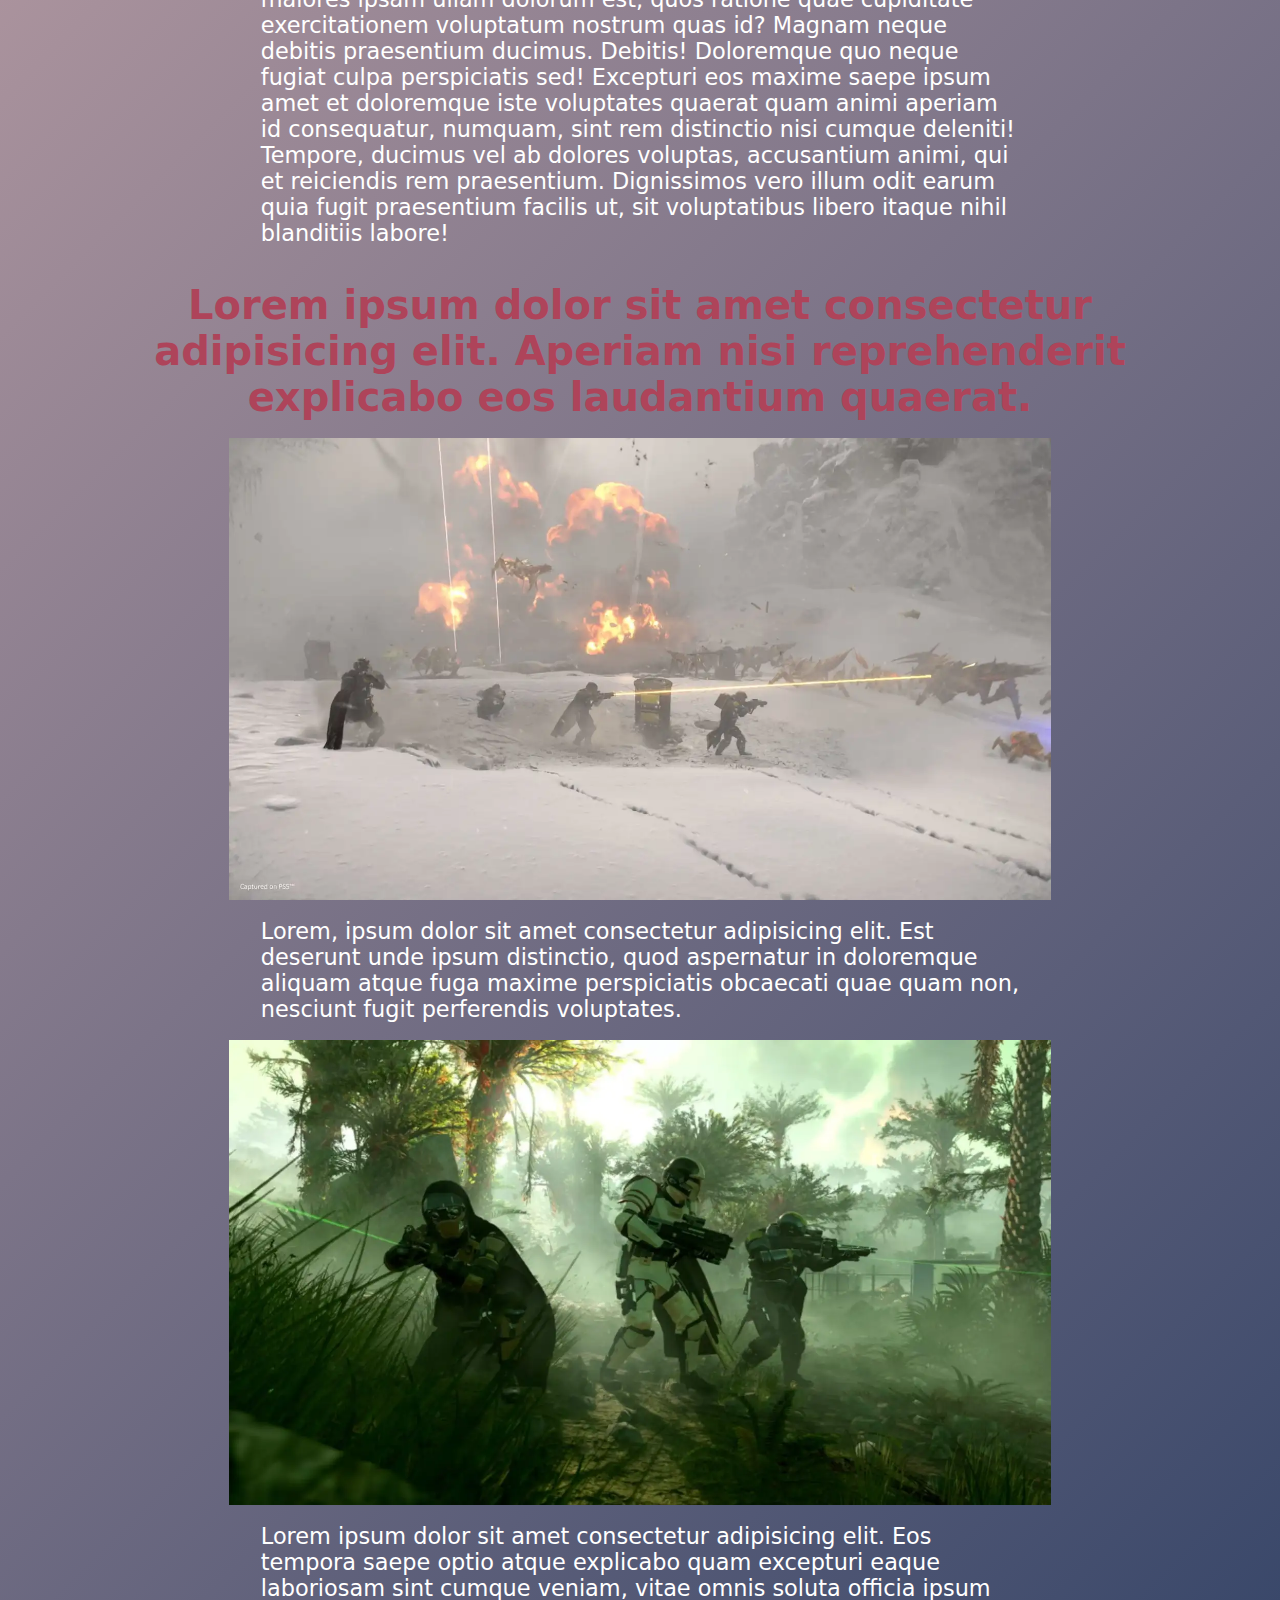
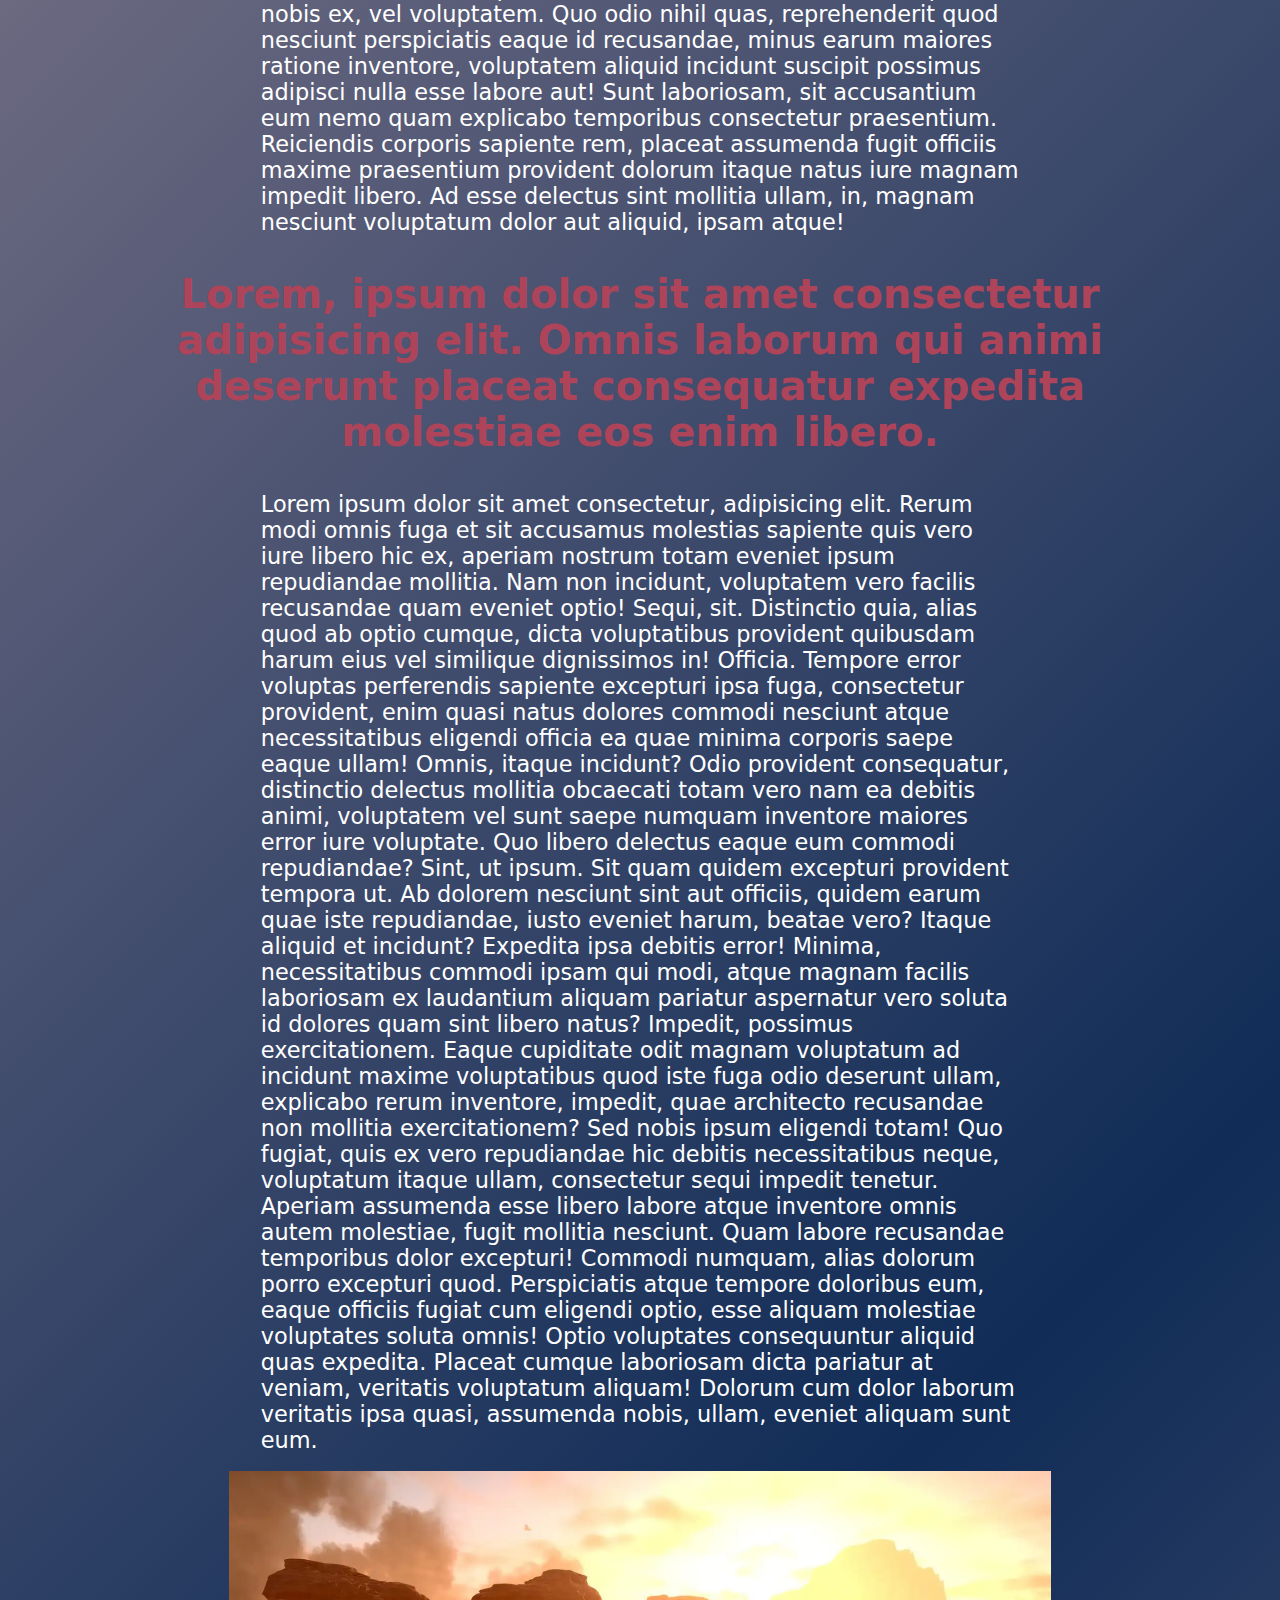
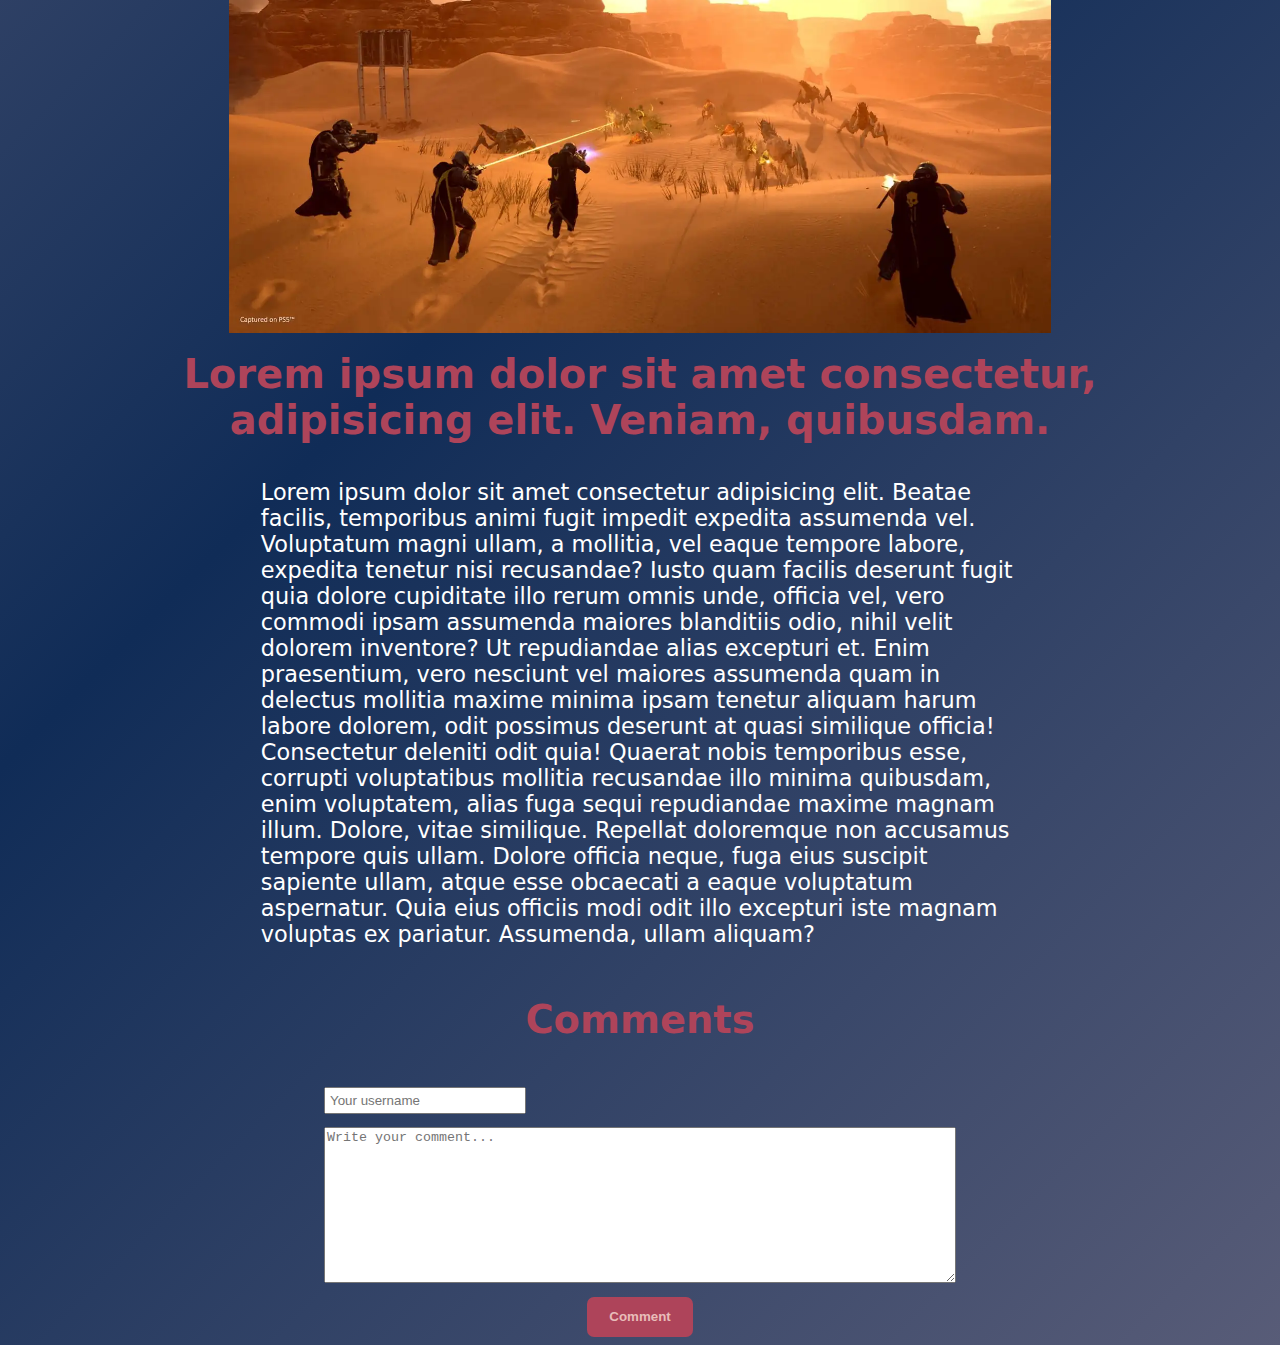
<file: helldivers.html>
<!DOCTYPE html>
<html lang="en">
<head>
  <meta charset="UTF-8">
  <meta name="viewport" content="width=device-width, initial-scale=1.0">
  <link rel="preconnect" href="https://fonts.googleapis.com">
  <link rel="preconnect" href="https://fonts.gstatic.com" crossorigin>
  <link href="https://fonts.googleapis.com/css2?family=Roboto:ital,wght@0,100;0,300;0,400;0,500;0,700;0,900;1,100;1,300;1,400;1,500;1,700;1,900&display=swap" rel="stylesheet">
  <link rel="stylesheet" href="Styles/general.css">
  <link rel="stylesheet" href="Styles/reviewPage.css">
  <title>Helldivers 2</title>
</head>
<body>

  <header> 
    <a href="index.html">
    <h1>Gamer Journal</h1>
    </a>
  </header>

  <main>
    <h1>
      Helldivers 2
    </h1>
    <p>
      Lorem ipsum dolor sit amet consectetur adipisicing elit. Inventore aut ratione nihil delectus recusandae, excepturi, doloribus autem et provident quae dolore! Ex corporis porro quos, assumenda dolorum libero architecto voluptates?
    </p>
    <img src="Images/Helldivers 2/helldivers-2.jpg" alt="photo-1">
    <p>
      Lorem, ipsum dolor sit amet consectetur adipisicing elit. Iste aperiam voluptas inventore quidem fugiat itaque, ut vitae saepe nulla amet distinctio soluta at nisi totam nam libero molestias. Tenetur, pariatur!
      Incidunt odio illo nisi voluptates repellendus nam, saepe a nemo. Commodi, repellendus fugiat dolores qui nihil adipisci deleniti rerum ullam nemo reprehenderit aut explicabo dolorem animi ipsum aperiam autem? A!
      Placeat sunt libero officia repellat facilis harum totam corrupti aut ut, doloremque molestiae aperiam rem et est! Dolor ut animi eligendi aliquid natus ipsam debitis facilis quis, magni sed obcaecati.
      Provident quod saepe nesciunt qui ducimus eos aliquid illo neque molestias corrupti consequuntur aspernatur praesentium necessitatibus fuga alias iusto possimus, cum consequatur placeat incidunt quo repudiandae hic nisi. Cumque, architecto.
      Temporibus non incidunt quia inventore quas amet deserunt quod eos minus error laboriosam necessitatibus eaque odio enim iste, ipsa placeat ipsum consequuntur voluptates officia rem repudiandae facere alias? Sequi, necessitatibus!
      Sapiente cupiditate corporis ullam, eligendi distinctio quam voluptatem laudantium saepe quasi molestiae rem perspiciatis incidunt dolor. Deserunt voluptatum aliquam laudantium quo vero repellat, unde possimus autem quasi velit alias cupiditate.
      Natus asperiores ipsam deleniti voluptatum voluptas assumenda in, dolore magnam illum dolores inventore rerum enim maiores explicabo neque ut modi quasi eius quos vitae accusantium deserunt quas. Vero, eum sunt.
      Quibusdam neque hic dolore consequatur quo, molestias veniam recusandae nam maiores ipsam ullam dolorum est, quos ratione quae cupiditate exercitationem voluptatum nostrum quas id? Magnam neque debitis praesentium ducimus. Debitis!
      Doloremque quo neque fugiat culpa perspiciatis sed! Excepturi eos maxime saepe ipsum amet et doloremque iste voluptates quaerat quam animi aperiam id consequatur, numquam, sint rem distinctio nisi cumque deleniti!
      Tempore, ducimus vel ab dolores voluptas, accusantium animi, qui et reiciendis rem praesentium. Dignissimos vero illum odit earum quia fugit praesentium facilis ut, sit voluptatibus libero itaque nihil blanditiis labore!
    </p>
    <h1>
      Lorem ipsum dolor sit amet consectetur adipisicing elit. Aperiam nisi reprehenderit explicabo eos laudantium quaerat.
    </h1>
    <img src="Images/Helldivers 2/helldivers-3.jpg" alt="photo-2">
    <p>
      Lorem, ipsum dolor sit amet consectetur adipisicing elit. Est deserunt unde ipsum distinctio, quod aspernatur in doloremque aliquam atque fuga maxime perspiciatis obcaecati quae quam non, nesciunt fugit perferendis voluptates.
    </p>
    <img src="Images/Helldivers 2/helldivers-4.jpg" alt="photo-3">
    <p>
      Lorem ipsum dolor sit amet consectetur adipisicing elit. Eos tempora saepe optio atque explicabo quam excepturi eaque laboriosam sint cumque veniam, vitae omnis soluta officia ipsum nobis ex, vel voluptatem. Quo odio nihil quas, reprehenderit quod nesciunt perspiciatis eaque id recusandae, minus earum maiores ratione inventore, voluptatem aliquid incidunt suscipit possimus adipisci nulla esse labore aut! Sunt laboriosam, sit accusantium eum nemo quam explicabo temporibus consectetur praesentium. Reiciendis corporis sapiente rem, placeat assumenda fugit officiis maxime praesentium provident dolorum itaque natus iure magnam impedit libero. Ad esse delectus sint mollitia ullam, in, magnam nesciunt voluptatum dolor aut aliquid, ipsam atque!
    </p>
    <h1>
      Lorem, ipsum dolor sit amet consectetur adipisicing elit. Omnis laborum qui animi deserunt placeat consequatur expedita molestiae eos enim libero.
    </h1>
    <p>
      Lorem ipsum dolor sit amet consectetur, adipisicing elit. Rerum modi omnis fuga et sit accusamus molestias sapiente quis vero iure libero hic ex, aperiam nostrum totam eveniet ipsum repudiandae mollitia.
      Nam non incidunt, voluptatem vero facilis recusandae quam eveniet optio! Sequi, sit. Distinctio quia, alias quod ab optio cumque, dicta voluptatibus provident quibusdam harum eius vel similique dignissimos in! Officia.
      Tempore error voluptas perferendis sapiente excepturi ipsa fuga, consectetur provident, enim quasi natus dolores commodi nesciunt atque necessitatibus eligendi officia ea quae minima corporis saepe eaque ullam! Omnis, itaque incidunt?
      Odio provident consequatur, distinctio delectus mollitia obcaecati totam vero nam ea debitis animi, voluptatem vel sunt saepe numquam inventore maiores error iure voluptate. Quo libero delectus eaque eum commodi repudiandae?
      Sint, ut ipsum. Sit quam quidem excepturi provident tempora ut. Ab dolorem nesciunt sint aut officiis, quidem earum quae iste repudiandae, iusto eveniet harum, beatae vero? Itaque aliquid et incidunt?
      Expedita ipsa debitis error! Minima, necessitatibus commodi ipsam qui modi, atque magnam facilis laboriosam ex laudantium aliquam pariatur aspernatur vero soluta id dolores quam sint libero natus? Impedit, possimus exercitationem.
      Eaque cupiditate odit magnam voluptatum ad incidunt maxime voluptatibus quod iste fuga odio deserunt ullam, explicabo rerum inventore, impedit, quae architecto recusandae non mollitia exercitationem? Sed nobis ipsum eligendi totam!
      Quo fugiat, quis ex vero repudiandae hic debitis necessitatibus neque, voluptatum itaque ullam, consectetur sequi impedit tenetur. Aperiam assumenda esse libero labore atque inventore omnis autem molestiae, fugit mollitia nesciunt.
      Quam labore recusandae temporibus dolor excepturi! Commodi numquam, alias dolorum porro excepturi quod. Perspiciatis atque tempore doloribus eum, eaque officiis fugiat cum eligendi optio, esse aliquam molestiae voluptates soluta omnis!
      Optio voluptates consequuntur aliquid quas expedita. Placeat cumque laboriosam dicta pariatur at veniam, veritatis voluptatum aliquam! Dolorum cum dolor laborum veritatis ipsa quasi, assumenda nobis, ullam, eveniet aliquam sunt eum.
    </p>
    <img src="Images/Helldivers 2/helldivers-5.jpg" alt="photo-4">
    <h1>
      Lorem ipsum dolor sit amet consectetur, adipisicing elit. Veniam, quibusdam.
    </h1>
    <p>
      Lorem ipsum dolor sit amet consectetur adipisicing elit. Beatae facilis, temporibus animi fugit impedit expedita assumenda vel. Voluptatum magni ullam, a mollitia, vel eaque tempore labore, expedita tenetur nisi recusandae?
      Iusto quam facilis deserunt fugit quia dolore cupiditate illo rerum omnis unde, officia vel, vero commodi ipsam assumenda maiores blanditiis odio, nihil velit dolorem inventore? Ut repudiandae alias excepturi et.
      Enim praesentium, vero nesciunt vel maiores assumenda quam in delectus mollitia maxime minima ipsam tenetur aliquam harum labore dolorem, odit possimus deserunt at quasi similique officia! Consectetur deleniti odit quia!
      Quaerat nobis temporibus esse, corrupti voluptatibus mollitia recusandae illo minima quibusdam, enim voluptatem, alias fuga sequi repudiandae maxime magnam illum. Dolore, vitae similique. Repellat doloremque non accusamus tempore quis ullam.
      Dolore officia neque, fuga eius suscipit sapiente ullam, atque esse obcaecati a eaque voluptatum aspernatur. Quia eius officiis modi odit illo excepturi iste magnam voluptas ex pariatur. Assumenda, ullam aliquam?
    </p>
  </main>

  <section>
    <h2>Comments</h2>
    <div class="text-input">
      <input type="text" placeholder="Your username" class="js-username">
      <textarea rows="10" name="Comment" id="Comment-area" placeholder="Write your comment..." class="js-comment"></textarea>
    </div>
    <button class="js-add-comment">Comment</button>

    <div class="comments-container js-comments">
    </div>
  </section>
</body>
<script type="module" src="Scripts/comments.js"></script>
<script type="module" src="Scripts/warning.js"></script>
</html>
</file>
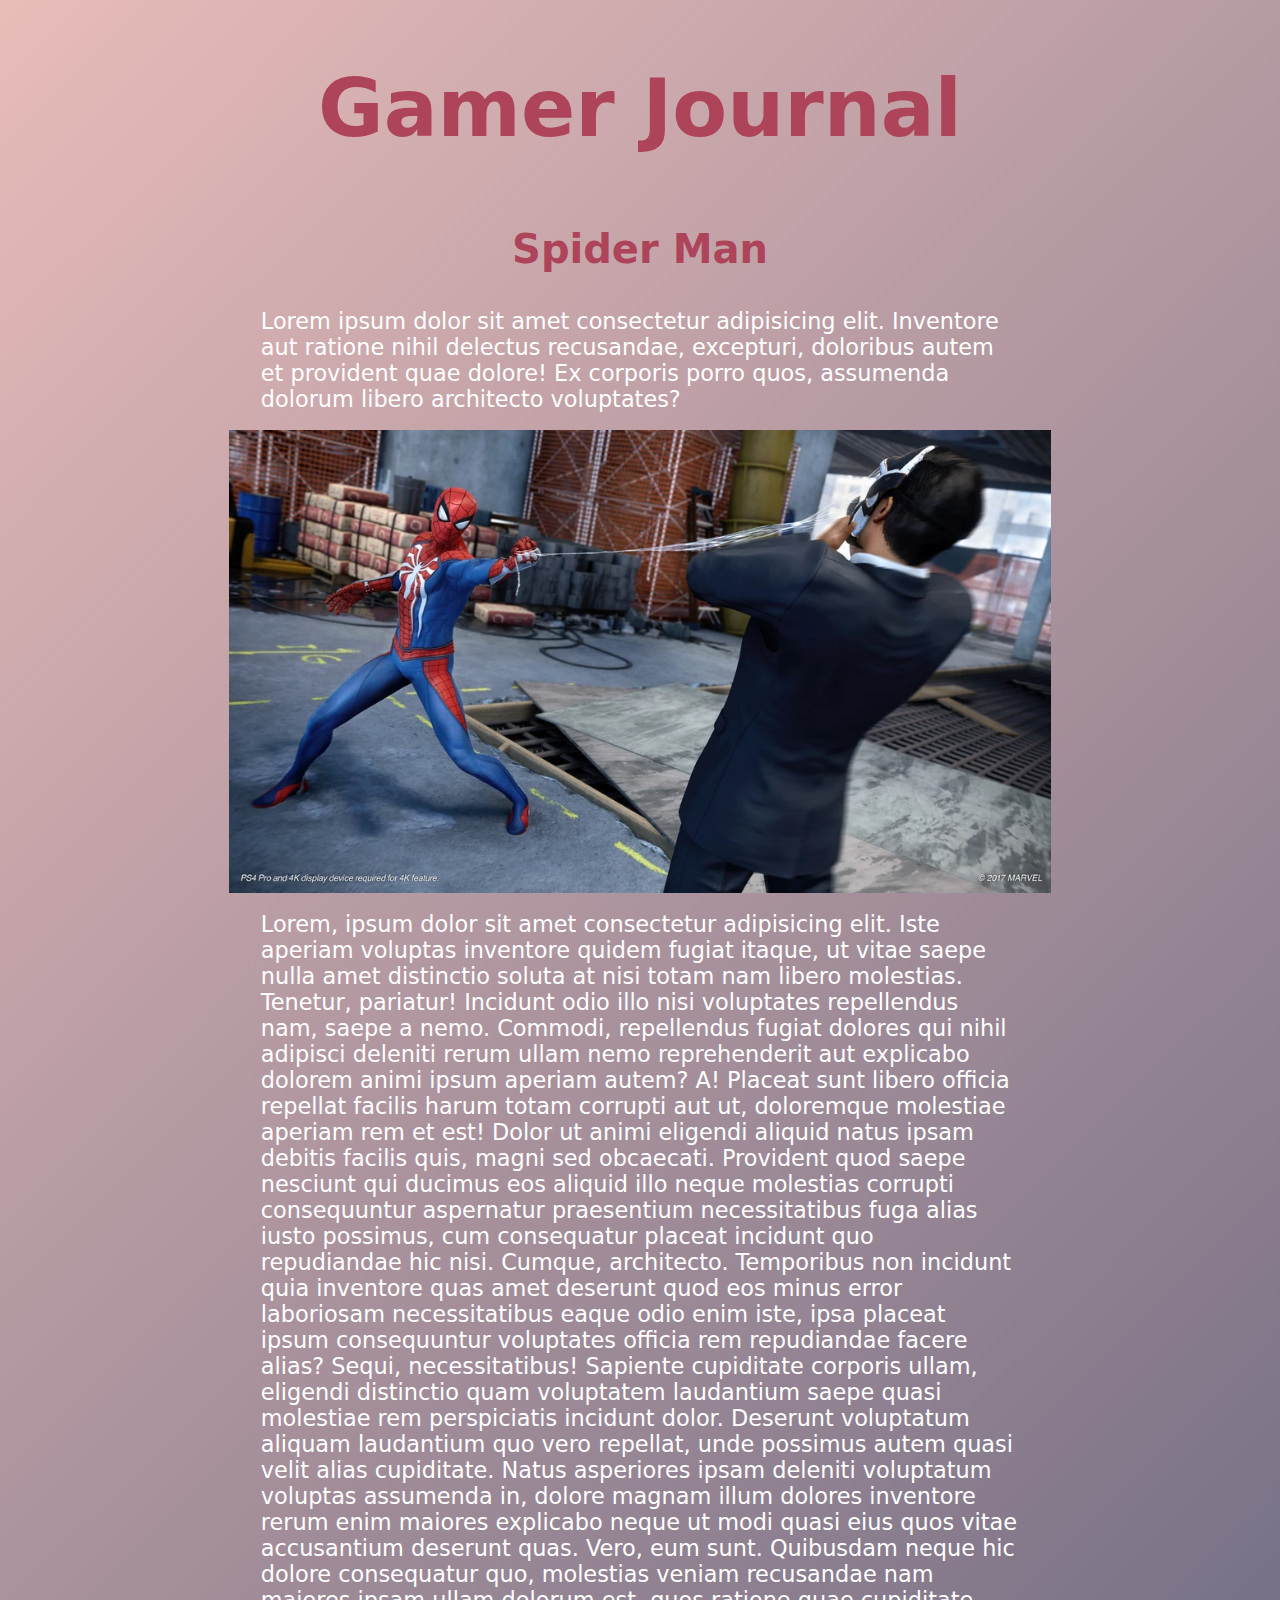
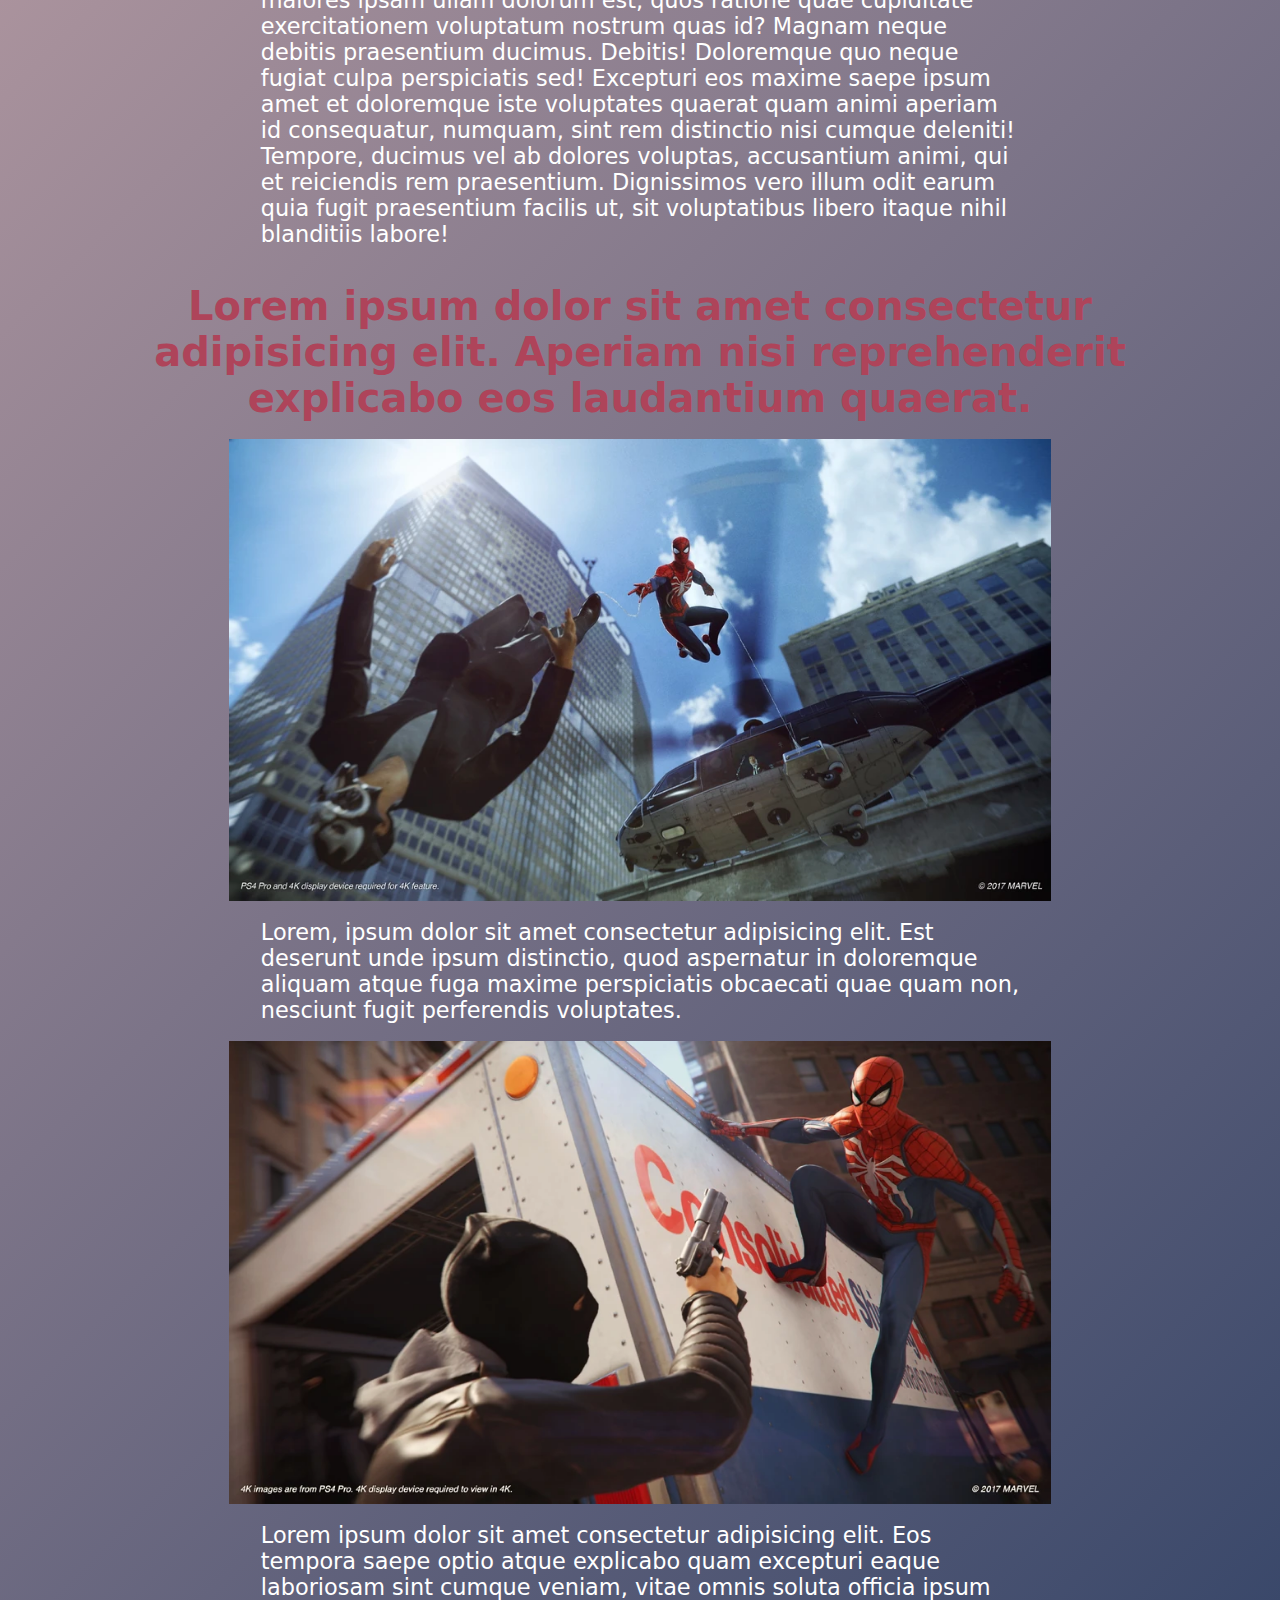
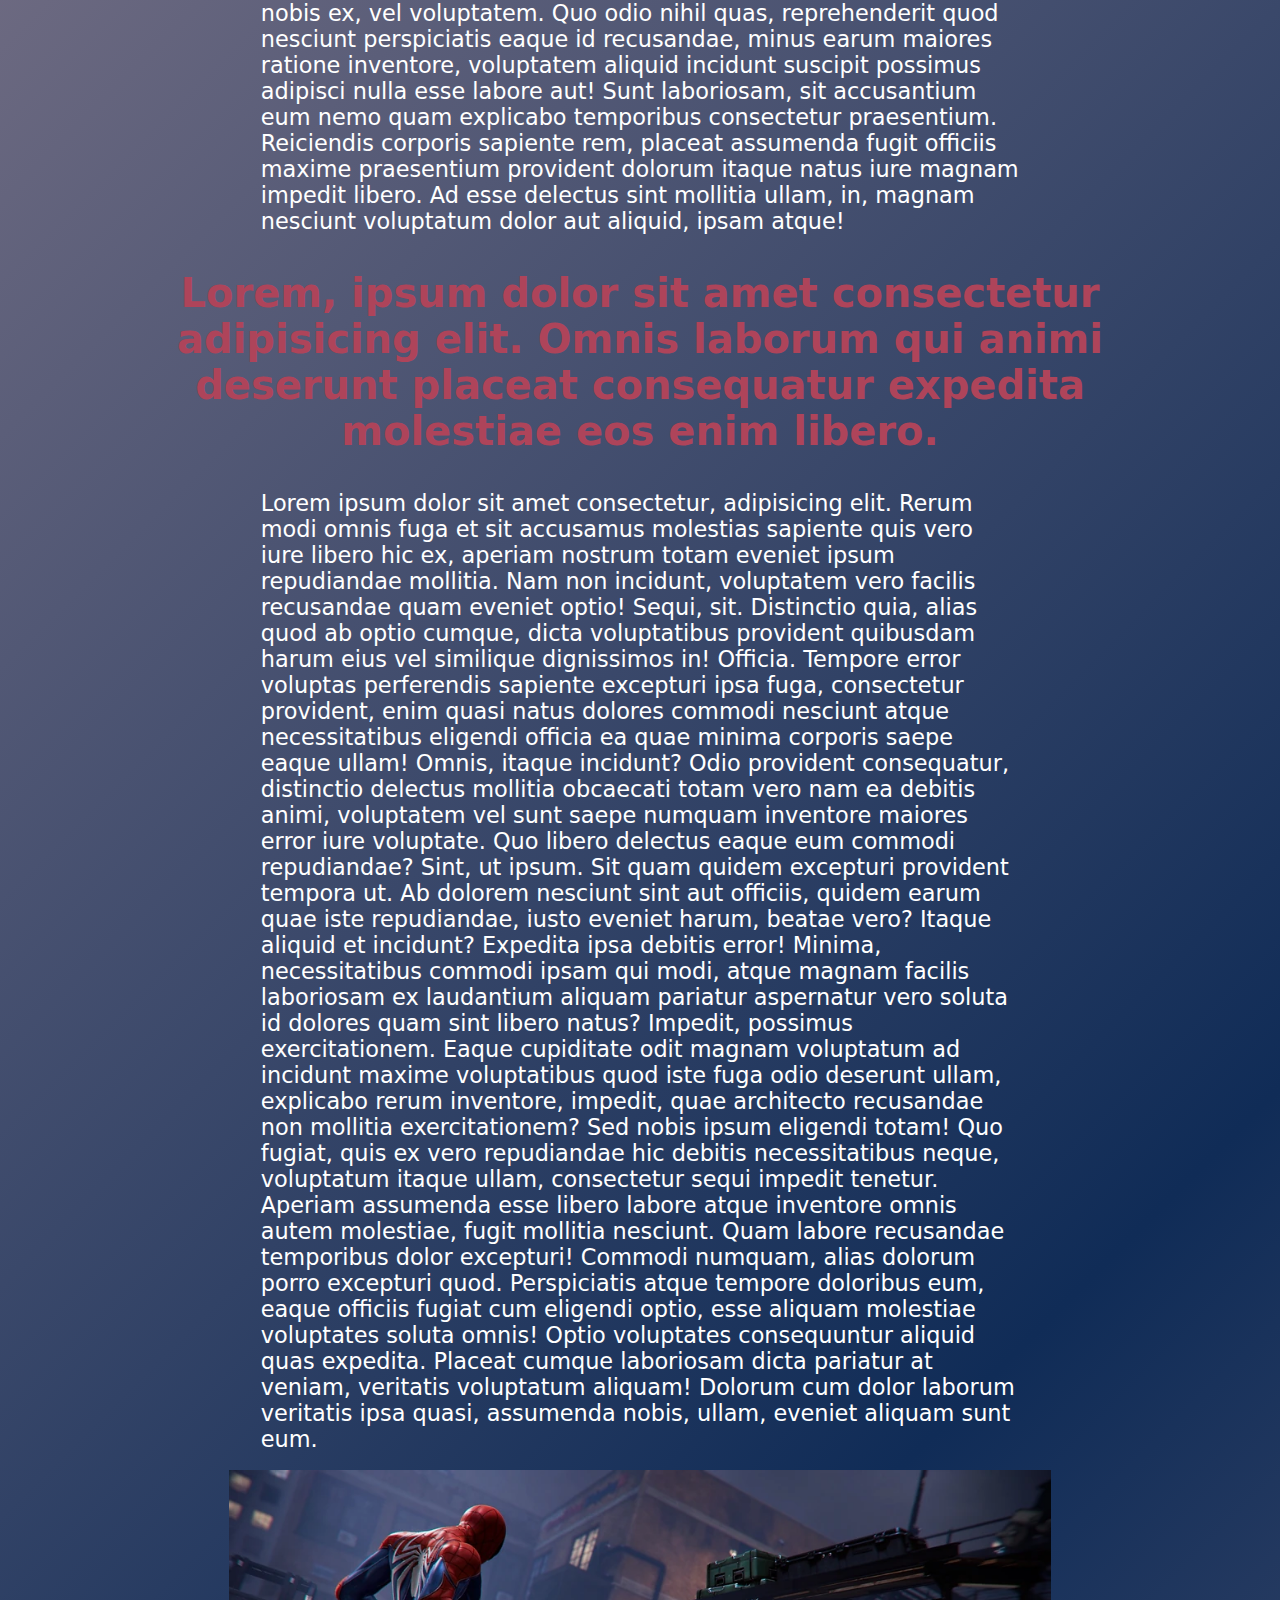
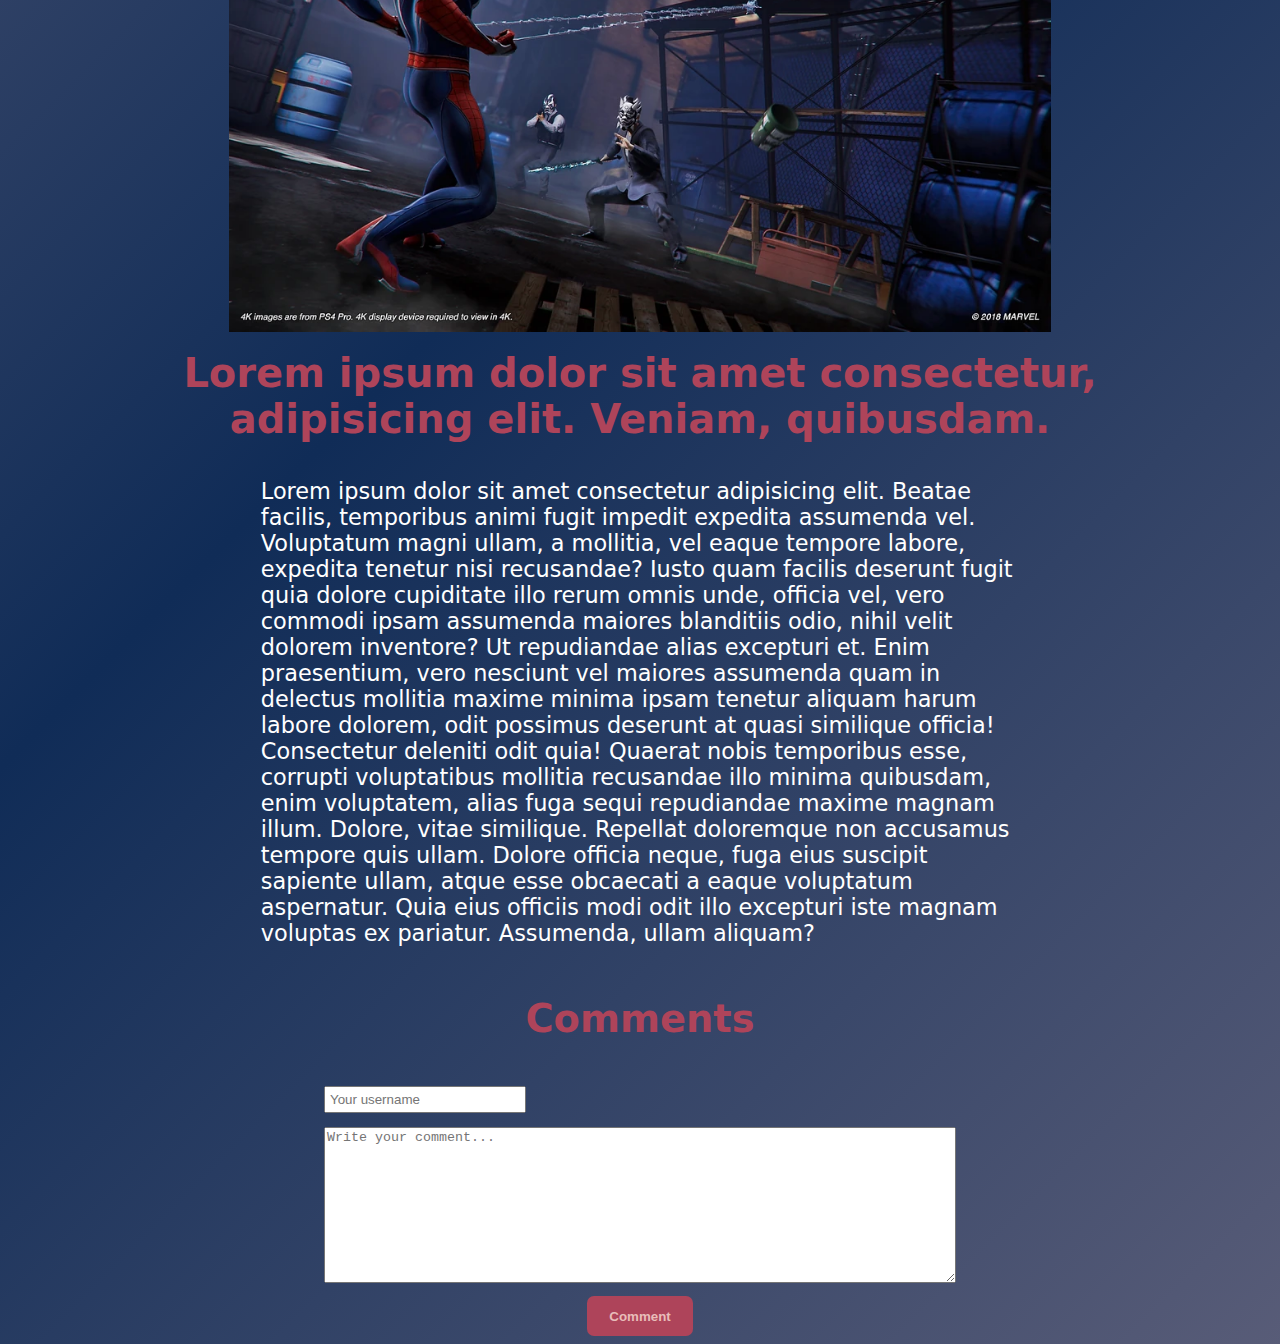
<file: spider-man.html>
<!DOCTYPE html>
<html lang="en">
<head>
  <meta charset="UTF-8">
  <meta name="viewport" content="width=device-width, initial-scale=1.0">
  <link rel="preconnect" href="https://fonts.googleapis.com">
  <link rel="preconnect" href="https://fonts.gstatic.com" crossorigin>
  <link href="https://fonts.googleapis.com/css2?family=Roboto:ital,wght@0,100;0,300;0,400;0,500;0,700;0,900;1,100;1,300;1,400;1,500;1,700;1,900&display=swap" rel="stylesheet">
  <link rel="stylesheet" href="Styles/general.css">
  <link rel="stylesheet" href="Styles/reviewPage.css">
  <title>Spider Man</title>
</head>
<body>

  <header> 
    <a href="index.html">
    <h1>Gamer Journal</h1>
    </a>
  </header>

  <main>
    <h1>
      Spider Man
    </h1>
    <p>
      Lorem ipsum dolor sit amet consectetur adipisicing elit. Inventore aut ratione nihil delectus recusandae, excepturi, doloribus autem et provident quae dolore! Ex corporis porro quos, assumenda dolorum libero architecto voluptates?
    </p>
    <img src="Images/Spider Man/spider-2.jpg" alt="photo-1">
    <p>
      Lorem, ipsum dolor sit amet consectetur adipisicing elit. Iste aperiam voluptas inventore quidem fugiat itaque, ut vitae saepe nulla amet distinctio soluta at nisi totam nam libero molestias. Tenetur, pariatur!
      Incidunt odio illo nisi voluptates repellendus nam, saepe a nemo. Commodi, repellendus fugiat dolores qui nihil adipisci deleniti rerum ullam nemo reprehenderit aut explicabo dolorem animi ipsum aperiam autem? A!
      Placeat sunt libero officia repellat facilis harum totam corrupti aut ut, doloremque molestiae aperiam rem et est! Dolor ut animi eligendi aliquid natus ipsam debitis facilis quis, magni sed obcaecati.
      Provident quod saepe nesciunt qui ducimus eos aliquid illo neque molestias corrupti consequuntur aspernatur praesentium necessitatibus fuga alias iusto possimus, cum consequatur placeat incidunt quo repudiandae hic nisi. Cumque, architecto.
      Temporibus non incidunt quia inventore quas amet deserunt quod eos minus error laboriosam necessitatibus eaque odio enim iste, ipsa placeat ipsum consequuntur voluptates officia rem repudiandae facere alias? Sequi, necessitatibus!
      Sapiente cupiditate corporis ullam, eligendi distinctio quam voluptatem laudantium saepe quasi molestiae rem perspiciatis incidunt dolor. Deserunt voluptatum aliquam laudantium quo vero repellat, unde possimus autem quasi velit alias cupiditate.
      Natus asperiores ipsam deleniti voluptatum voluptas assumenda in, dolore magnam illum dolores inventore rerum enim maiores explicabo neque ut modi quasi eius quos vitae accusantium deserunt quas. Vero, eum sunt.
      Quibusdam neque hic dolore consequatur quo, molestias veniam recusandae nam maiores ipsam ullam dolorum est, quos ratione quae cupiditate exercitationem voluptatum nostrum quas id? Magnam neque debitis praesentium ducimus. Debitis!
      Doloremque quo neque fugiat culpa perspiciatis sed! Excepturi eos maxime saepe ipsum amet et doloremque iste voluptates quaerat quam animi aperiam id consequatur, numquam, sint rem distinctio nisi cumque deleniti!
      Tempore, ducimus vel ab dolores voluptas, accusantium animi, qui et reiciendis rem praesentium. Dignissimos vero illum odit earum quia fugit praesentium facilis ut, sit voluptatibus libero itaque nihil blanditiis labore!
    </p>
    <h1>
      Lorem ipsum dolor sit amet consectetur adipisicing elit. Aperiam nisi reprehenderit explicabo eos laudantium quaerat.
    </h1>
    <img src="Images/Spider Man/spider-3.jpg" alt="photo-2">
    <p>
      Lorem, ipsum dolor sit amet consectetur adipisicing elit. Est deserunt unde ipsum distinctio, quod aspernatur in doloremque aliquam atque fuga maxime perspiciatis obcaecati quae quam non, nesciunt fugit perferendis voluptates.
    </p>
    <img src="Images/Spider Man/spider-4.jpg" alt="photo-3">
    <p>
      Lorem ipsum dolor sit amet consectetur adipisicing elit. Eos tempora saepe optio atque explicabo quam excepturi eaque laboriosam sint cumque veniam, vitae omnis soluta officia ipsum nobis ex, vel voluptatem. Quo odio nihil quas, reprehenderit quod nesciunt perspiciatis eaque id recusandae, minus earum maiores ratione inventore, voluptatem aliquid incidunt suscipit possimus adipisci nulla esse labore aut! Sunt laboriosam, sit accusantium eum nemo quam explicabo temporibus consectetur praesentium. Reiciendis corporis sapiente rem, placeat assumenda fugit officiis maxime praesentium provident dolorum itaque natus iure magnam impedit libero. Ad esse delectus sint mollitia ullam, in, magnam nesciunt voluptatum dolor aut aliquid, ipsam atque!
    </p>
    <h1>
      Lorem, ipsum dolor sit amet consectetur adipisicing elit. Omnis laborum qui animi deserunt placeat consequatur expedita molestiae eos enim libero.
    </h1>
    <p>
      Lorem ipsum dolor sit amet consectetur, adipisicing elit. Rerum modi omnis fuga et sit accusamus molestias sapiente quis vero iure libero hic ex, aperiam nostrum totam eveniet ipsum repudiandae mollitia.
      Nam non incidunt, voluptatem vero facilis recusandae quam eveniet optio! Sequi, sit. Distinctio quia, alias quod ab optio cumque, dicta voluptatibus provident quibusdam harum eius vel similique dignissimos in! Officia.
      Tempore error voluptas perferendis sapiente excepturi ipsa fuga, consectetur provident, enim quasi natus dolores commodi nesciunt atque necessitatibus eligendi officia ea quae minima corporis saepe eaque ullam! Omnis, itaque incidunt?
      Odio provident consequatur, distinctio delectus mollitia obcaecati totam vero nam ea debitis animi, voluptatem vel sunt saepe numquam inventore maiores error iure voluptate. Quo libero delectus eaque eum commodi repudiandae?
      Sint, ut ipsum. Sit quam quidem excepturi provident tempora ut. Ab dolorem nesciunt sint aut officiis, quidem earum quae iste repudiandae, iusto eveniet harum, beatae vero? Itaque aliquid et incidunt?
      Expedita ipsa debitis error! Minima, necessitatibus commodi ipsam qui modi, atque magnam facilis laboriosam ex laudantium aliquam pariatur aspernatur vero soluta id dolores quam sint libero natus? Impedit, possimus exercitationem.
      Eaque cupiditate odit magnam voluptatum ad incidunt maxime voluptatibus quod iste fuga odio deserunt ullam, explicabo rerum inventore, impedit, quae architecto recusandae non mollitia exercitationem? Sed nobis ipsum eligendi totam!
      Quo fugiat, quis ex vero repudiandae hic debitis necessitatibus neque, voluptatum itaque ullam, consectetur sequi impedit tenetur. Aperiam assumenda esse libero labore atque inventore omnis autem molestiae, fugit mollitia nesciunt.
      Quam labore recusandae temporibus dolor excepturi! Commodi numquam, alias dolorum porro excepturi quod. Perspiciatis atque tempore doloribus eum, eaque officiis fugiat cum eligendi optio, esse aliquam molestiae voluptates soluta omnis!
      Optio voluptates consequuntur aliquid quas expedita. Placeat cumque laboriosam dicta pariatur at veniam, veritatis voluptatum aliquam! Dolorum cum dolor laborum veritatis ipsa quasi, assumenda nobis, ullam, eveniet aliquam sunt eum.
    </p>
    <img src="Images/Spider Man/spider-5.jpg" alt="photo-4">
    <h1>
      Lorem ipsum dolor sit amet consectetur, adipisicing elit. Veniam, quibusdam.
    </h1>
    <p>
      Lorem ipsum dolor sit amet consectetur adipisicing elit. Beatae facilis, temporibus animi fugit impedit expedita assumenda vel. Voluptatum magni ullam, a mollitia, vel eaque tempore labore, expedita tenetur nisi recusandae?
      Iusto quam facilis deserunt fugit quia dolore cupiditate illo rerum omnis unde, officia vel, vero commodi ipsam assumenda maiores blanditiis odio, nihil velit dolorem inventore? Ut repudiandae alias excepturi et.
      Enim praesentium, vero nesciunt vel maiores assumenda quam in delectus mollitia maxime minima ipsam tenetur aliquam harum labore dolorem, odit possimus deserunt at quasi similique officia! Consectetur deleniti odit quia!
      Quaerat nobis temporibus esse, corrupti voluptatibus mollitia recusandae illo minima quibusdam, enim voluptatem, alias fuga sequi repudiandae maxime magnam illum. Dolore, vitae similique. Repellat doloremque non accusamus tempore quis ullam.
      Dolore officia neque, fuga eius suscipit sapiente ullam, atque esse obcaecati a eaque voluptatum aspernatur. Quia eius officiis modi odit illo excepturi iste magnam voluptas ex pariatur. Assumenda, ullam aliquam?
    </p>
  </main>

  <section>
    <h2>Comments</h2>
    <div class="text-input">
      <input type="text" placeholder="Your username" class="js-username">
      <textarea rows="10" name="Comment" id="Comment-area" placeholder="Write your comment..." class="js-comment"></textarea>
    </div>
    <button class="js-add-comment">Comment</button>

    <div class="comments-container js-comments">
    </div>
  </section>
</body>
<script type="module" src="Scripts/comments.js"></script>
<script type="module" src="Scripts/warning.js"></script>
</html>
</file>
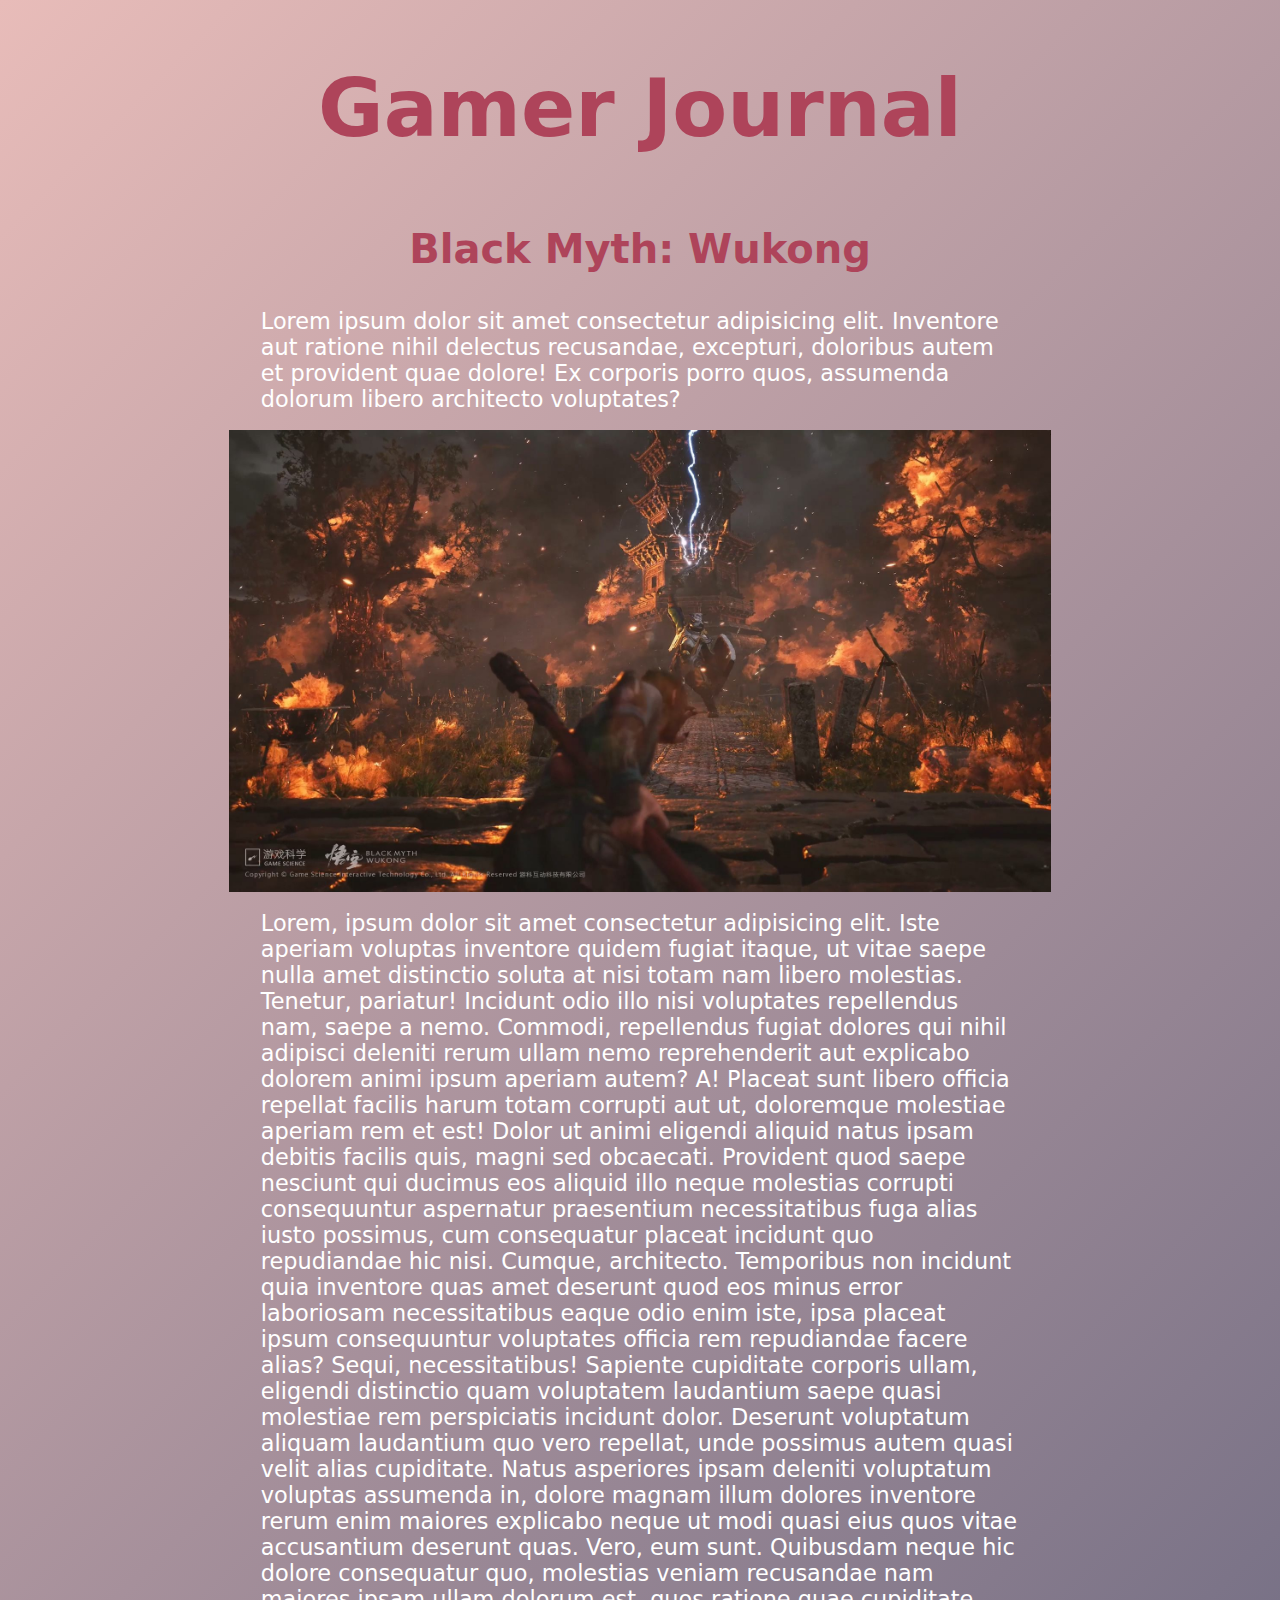
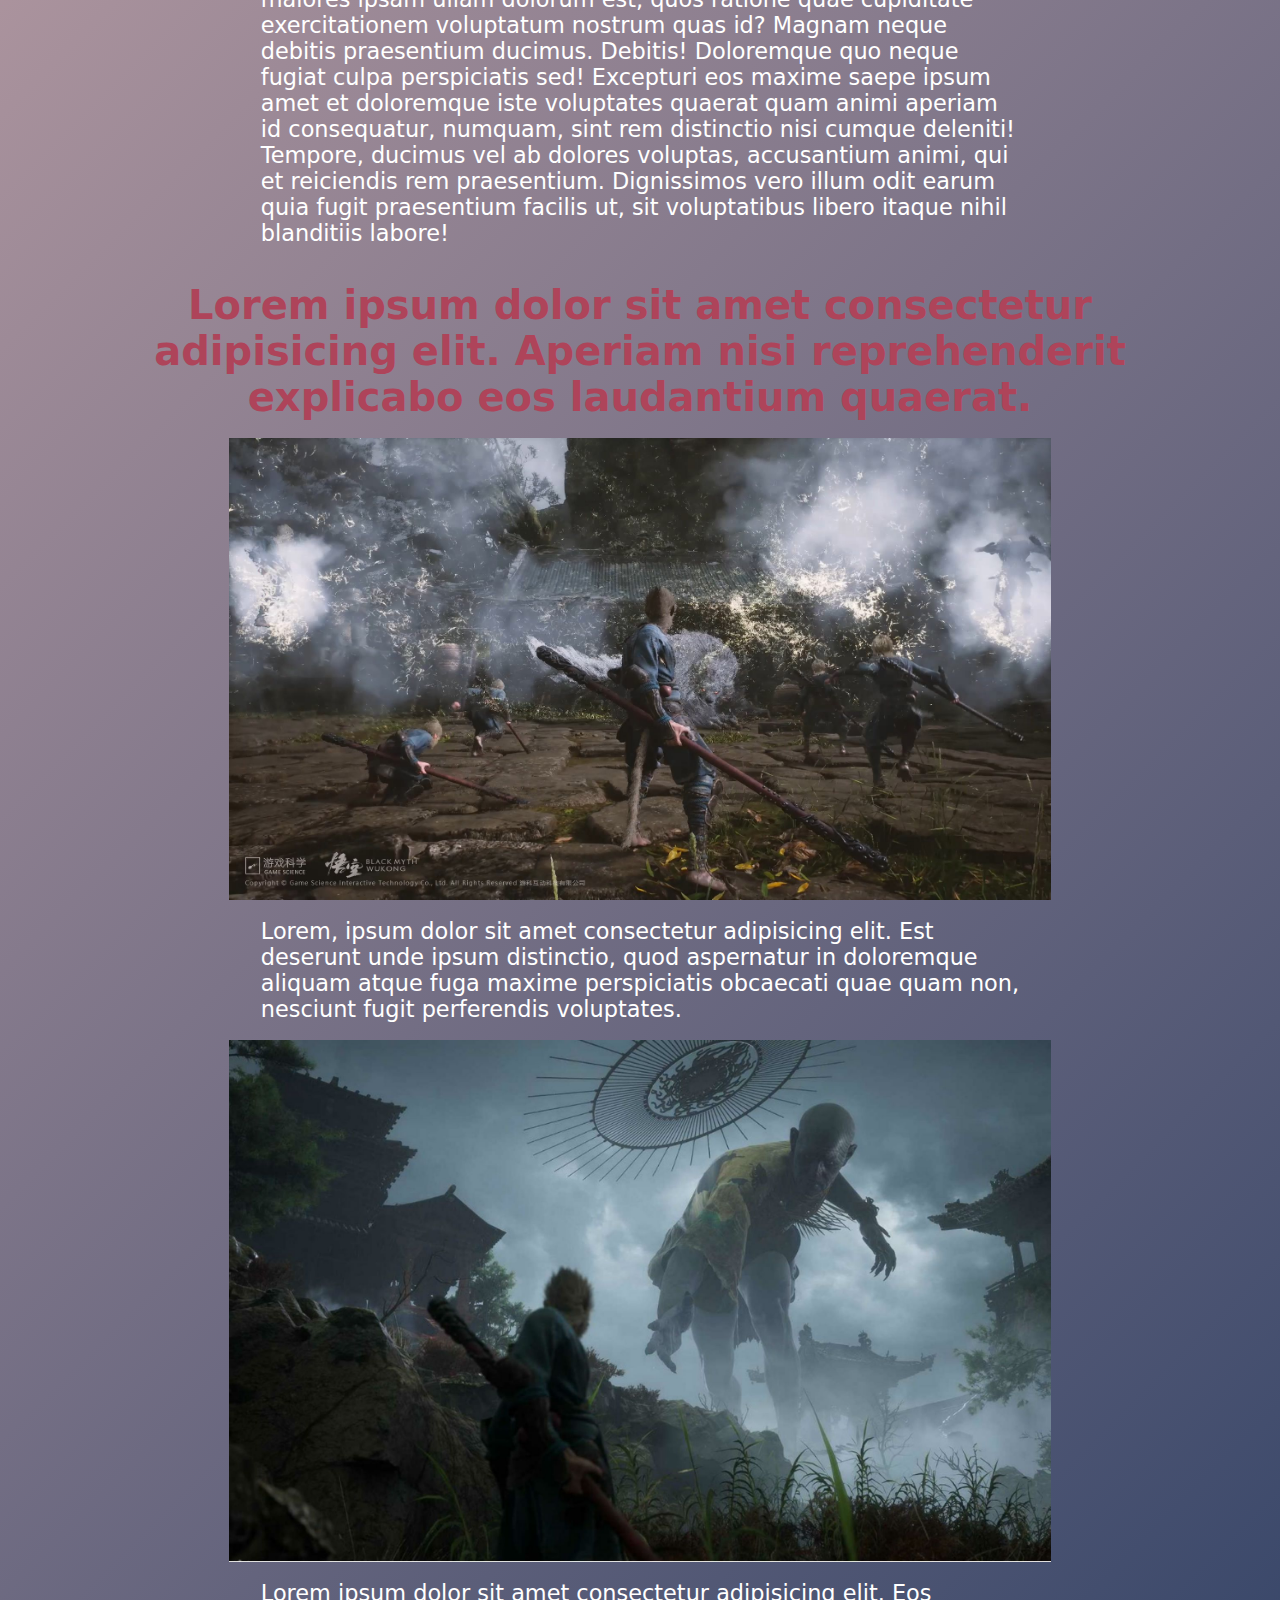
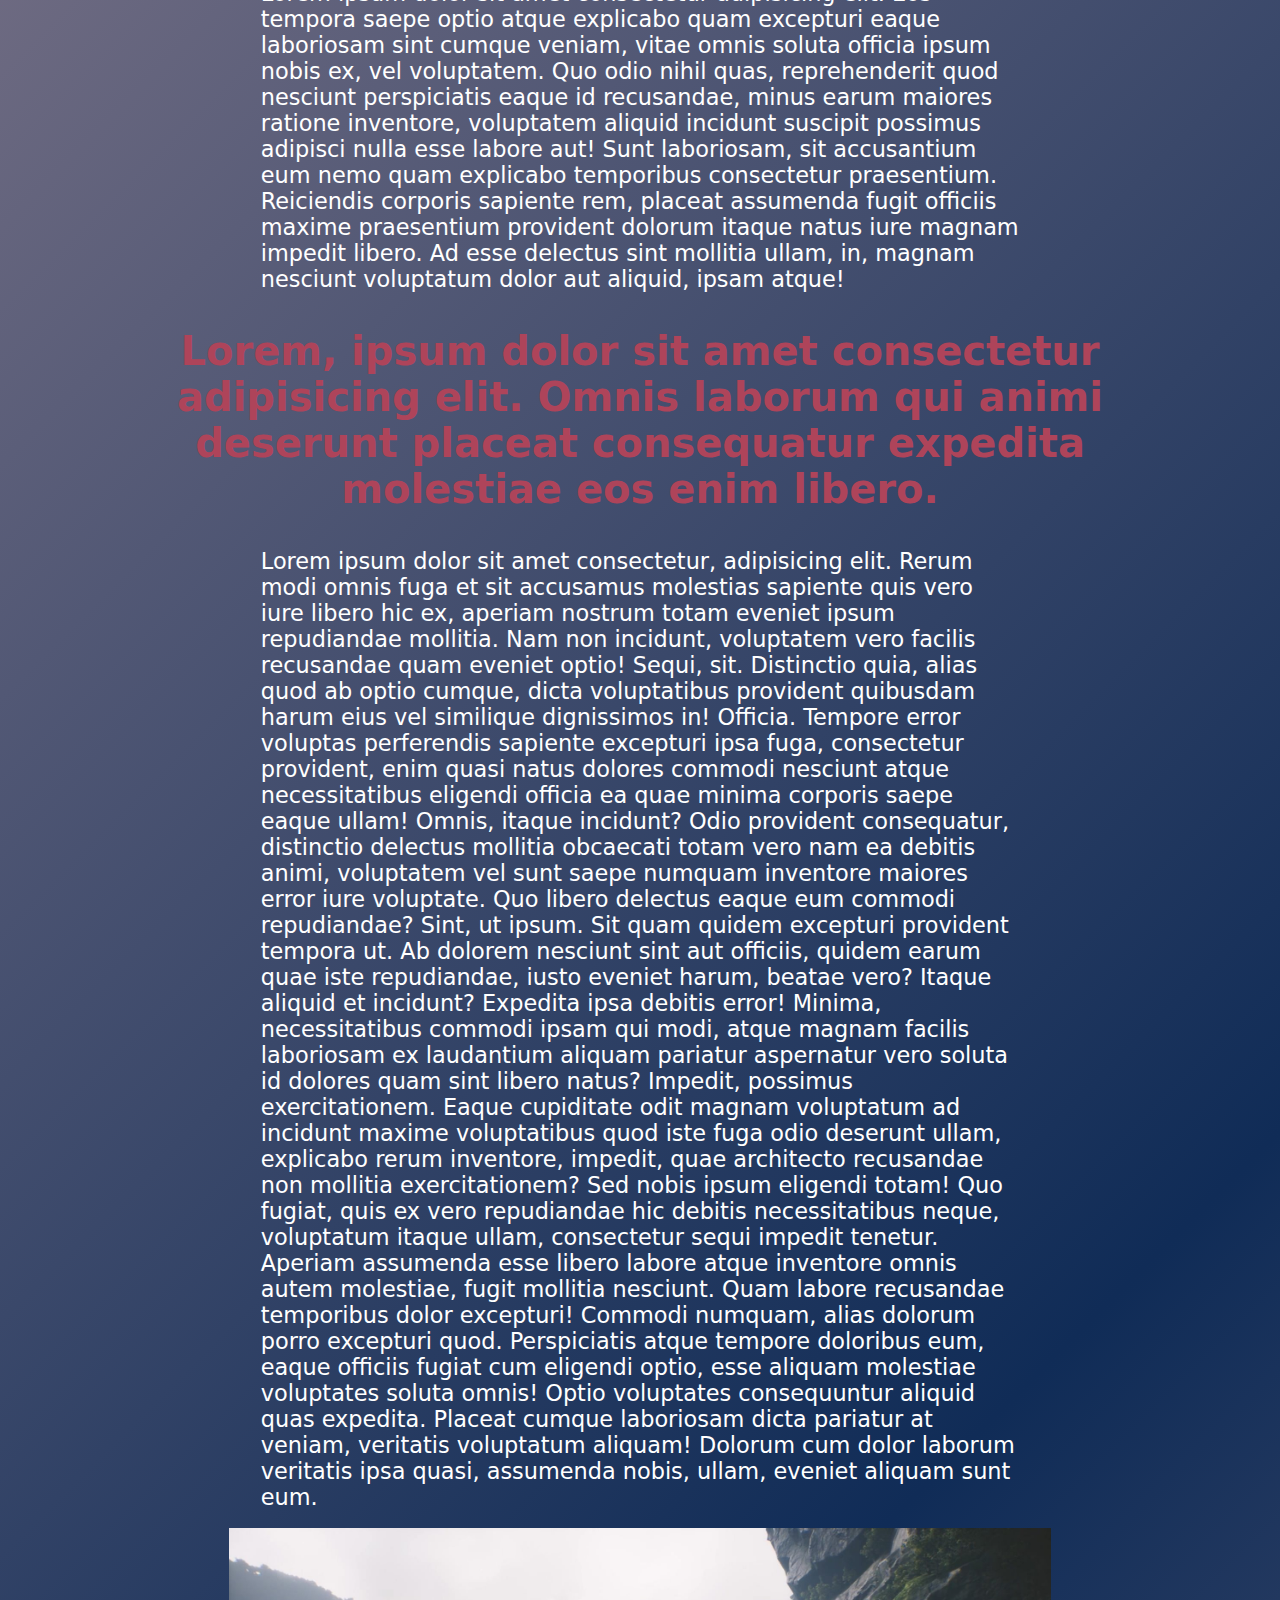
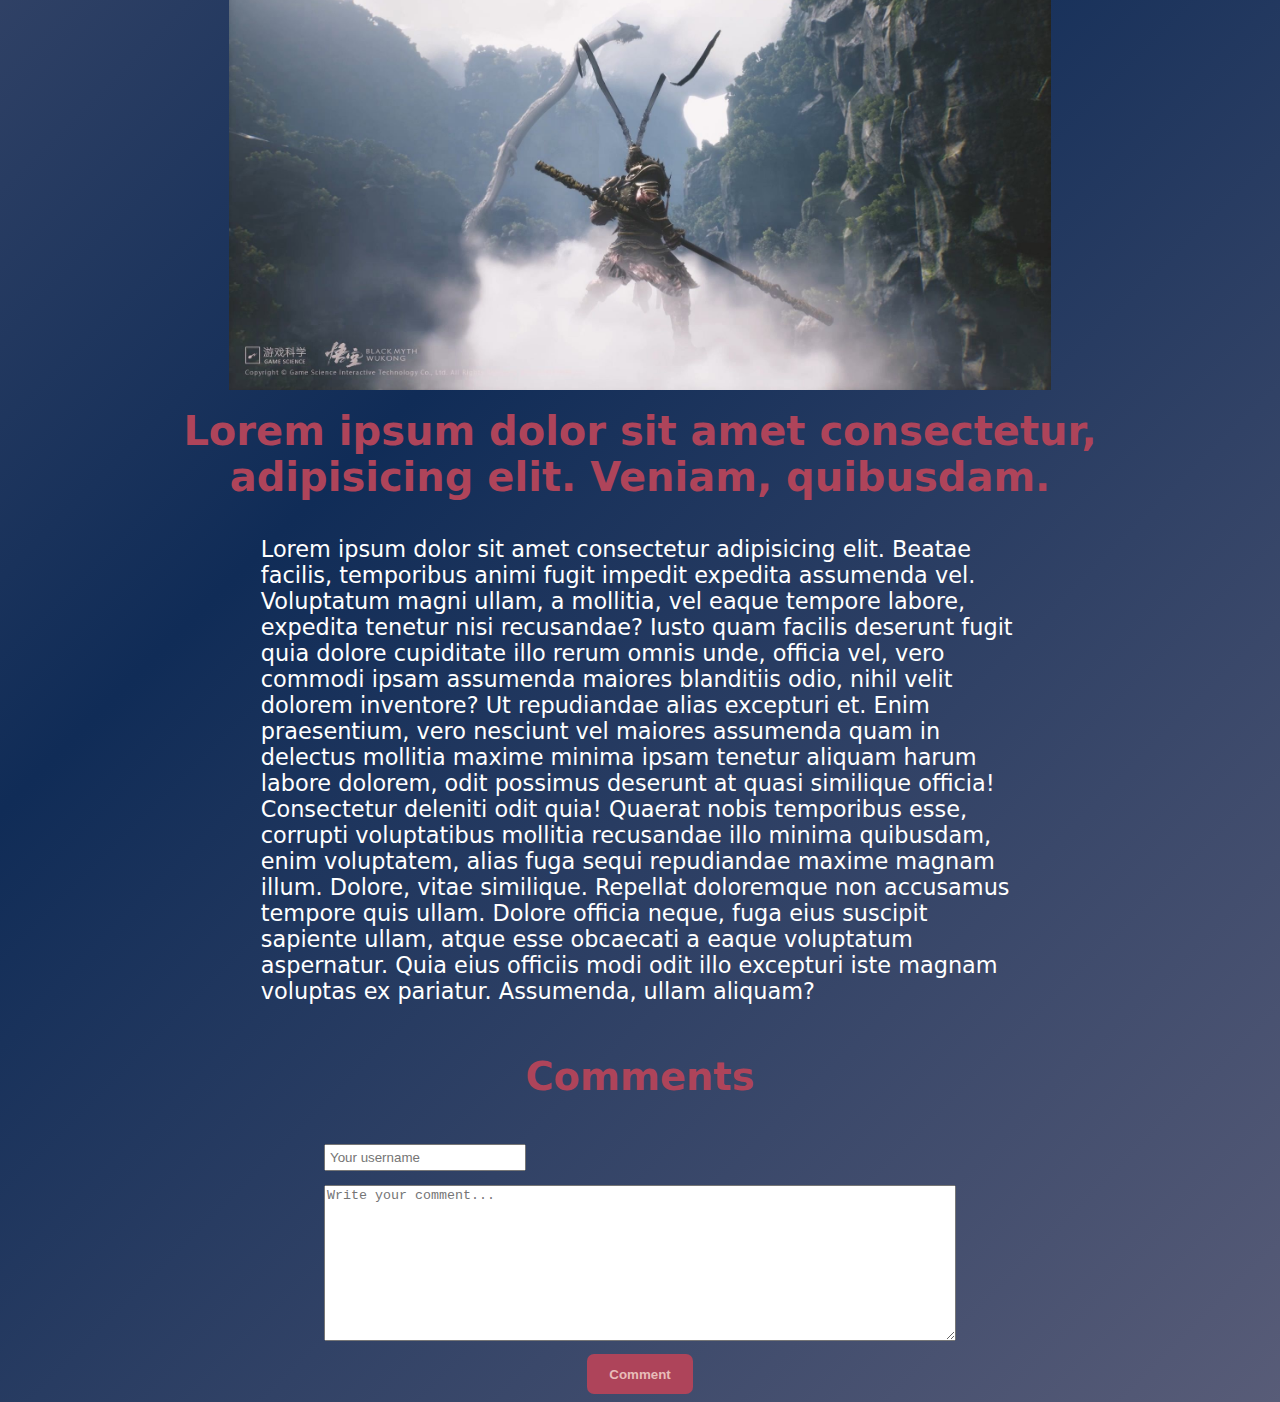
<file: wukong.html>
<!DOCTYPE html>
<html lang="en">
<head>
  <meta charset="UTF-8">
  <meta name="viewport" content="width=device-width, initial-scale=1.0">
  <link rel="preconnect" href="https://fonts.googleapis.com">
  <link rel="preconnect" href="https://fonts.gstatic.com" crossorigin>
  <link href="https://fonts.googleapis.com/css2?family=Roboto:ital,wght@0,100;0,300;0,400;0,500;0,700;0,900;1,100;1,300;1,400;1,500;1,700;1,900&display=swap" rel="stylesheet">
  <link rel="stylesheet" href="Styles/general.css">
  <link rel="stylesheet" href="Styles/reviewPage.css">
  <title>Black Myth: Wukong</title>
</head>
<body>

  <header> 
    <a href="index.html">
    <h1>Gamer Journal</h1>
    </a>
  </header>

  <main>
    <h1>
      Black Myth: Wukong
    </h1>
    <p>
      Lorem ipsum dolor sit amet consectetur adipisicing elit. Inventore aut ratione nihil delectus recusandae, excepturi, doloribus autem et provident quae dolore! Ex corporis porro quos, assumenda dolorum libero architecto voluptates?
    </p>
    <img src="Images/Black Myth Wukong/wukong-2.jpg" alt="photo-1">
    <p>
      Lorem, ipsum dolor sit amet consectetur adipisicing elit. Iste aperiam voluptas inventore quidem fugiat itaque, ut vitae saepe nulla amet distinctio soluta at nisi totam nam libero molestias. Tenetur, pariatur!
      Incidunt odio illo nisi voluptates repellendus nam, saepe a nemo. Commodi, repellendus fugiat dolores qui nihil adipisci deleniti rerum ullam nemo reprehenderit aut explicabo dolorem animi ipsum aperiam autem? A!
      Placeat sunt libero officia repellat facilis harum totam corrupti aut ut, doloremque molestiae aperiam rem et est! Dolor ut animi eligendi aliquid natus ipsam debitis facilis quis, magni sed obcaecati.
      Provident quod saepe nesciunt qui ducimus eos aliquid illo neque molestias corrupti consequuntur aspernatur praesentium necessitatibus fuga alias iusto possimus, cum consequatur placeat incidunt quo repudiandae hic nisi. Cumque, architecto.
      Temporibus non incidunt quia inventore quas amet deserunt quod eos minus error laboriosam necessitatibus eaque odio enim iste, ipsa placeat ipsum consequuntur voluptates officia rem repudiandae facere alias? Sequi, necessitatibus!
      Sapiente cupiditate corporis ullam, eligendi distinctio quam voluptatem laudantium saepe quasi molestiae rem perspiciatis incidunt dolor. Deserunt voluptatum aliquam laudantium quo vero repellat, unde possimus autem quasi velit alias cupiditate.
      Natus asperiores ipsam deleniti voluptatum voluptas assumenda in, dolore magnam illum dolores inventore rerum enim maiores explicabo neque ut modi quasi eius quos vitae accusantium deserunt quas. Vero, eum sunt.
      Quibusdam neque hic dolore consequatur quo, molestias veniam recusandae nam maiores ipsam ullam dolorum est, quos ratione quae cupiditate exercitationem voluptatum nostrum quas id? Magnam neque debitis praesentium ducimus. Debitis!
      Doloremque quo neque fugiat culpa perspiciatis sed! Excepturi eos maxime saepe ipsum amet et doloremque iste voluptates quaerat quam animi aperiam id consequatur, numquam, sint rem distinctio nisi cumque deleniti!
      Tempore, ducimus vel ab dolores voluptas, accusantium animi, qui et reiciendis rem praesentium. Dignissimos vero illum odit earum quia fugit praesentium facilis ut, sit voluptatibus libero itaque nihil blanditiis labore!
    </p>
    <h1>
      Lorem ipsum dolor sit amet consectetur adipisicing elit. Aperiam nisi reprehenderit explicabo eos laudantium quaerat.
    </h1>
    <img src="Images/Black Myth Wukong/wukong-3.jpg" alt="photo-2">
    <p>
      Lorem, ipsum dolor sit amet consectetur adipisicing elit. Est deserunt unde ipsum distinctio, quod aspernatur in doloremque aliquam atque fuga maxime perspiciatis obcaecati quae quam non, nesciunt fugit perferendis voluptates.
    </p>
    <img src="Images/Black Myth Wukong/wukong-4.jpg" alt="photo-3">
    <p>
      Lorem ipsum dolor sit amet consectetur adipisicing elit. Eos tempora saepe optio atque explicabo quam excepturi eaque laboriosam sint cumque veniam, vitae omnis soluta officia ipsum nobis ex, vel voluptatem. Quo odio nihil quas, reprehenderit quod nesciunt perspiciatis eaque id recusandae, minus earum maiores ratione inventore, voluptatem aliquid incidunt suscipit possimus adipisci nulla esse labore aut! Sunt laboriosam, sit accusantium eum nemo quam explicabo temporibus consectetur praesentium. Reiciendis corporis sapiente rem, placeat assumenda fugit officiis maxime praesentium provident dolorum itaque natus iure magnam impedit libero. Ad esse delectus sint mollitia ullam, in, magnam nesciunt voluptatum dolor aut aliquid, ipsam atque!
    </p>
    <h1>
      Lorem, ipsum dolor sit amet consectetur adipisicing elit. Omnis laborum qui animi deserunt placeat consequatur expedita molestiae eos enim libero.
    </h1>
    <p>
      Lorem ipsum dolor sit amet consectetur, adipisicing elit. Rerum modi omnis fuga et sit accusamus molestias sapiente quis vero iure libero hic ex, aperiam nostrum totam eveniet ipsum repudiandae mollitia.
      Nam non incidunt, voluptatem vero facilis recusandae quam eveniet optio! Sequi, sit. Distinctio quia, alias quod ab optio cumque, dicta voluptatibus provident quibusdam harum eius vel similique dignissimos in! Officia.
      Tempore error voluptas perferendis sapiente excepturi ipsa fuga, consectetur provident, enim quasi natus dolores commodi nesciunt atque necessitatibus eligendi officia ea quae minima corporis saepe eaque ullam! Omnis, itaque incidunt?
      Odio provident consequatur, distinctio delectus mollitia obcaecati totam vero nam ea debitis animi, voluptatem vel sunt saepe numquam inventore maiores error iure voluptate. Quo libero delectus eaque eum commodi repudiandae?
      Sint, ut ipsum. Sit quam quidem excepturi provident tempora ut. Ab dolorem nesciunt sint aut officiis, quidem earum quae iste repudiandae, iusto eveniet harum, beatae vero? Itaque aliquid et incidunt?
      Expedita ipsa debitis error! Minima, necessitatibus commodi ipsam qui modi, atque magnam facilis laboriosam ex laudantium aliquam pariatur aspernatur vero soluta id dolores quam sint libero natus? Impedit, possimus exercitationem.
      Eaque cupiditate odit magnam voluptatum ad incidunt maxime voluptatibus quod iste fuga odio deserunt ullam, explicabo rerum inventore, impedit, quae architecto recusandae non mollitia exercitationem? Sed nobis ipsum eligendi totam!
      Quo fugiat, quis ex vero repudiandae hic debitis necessitatibus neque, voluptatum itaque ullam, consectetur sequi impedit tenetur. Aperiam assumenda esse libero labore atque inventore omnis autem molestiae, fugit mollitia nesciunt.
      Quam labore recusandae temporibus dolor excepturi! Commodi numquam, alias dolorum porro excepturi quod. Perspiciatis atque tempore doloribus eum, eaque officiis fugiat cum eligendi optio, esse aliquam molestiae voluptates soluta omnis!
      Optio voluptates consequuntur aliquid quas expedita. Placeat cumque laboriosam dicta pariatur at veniam, veritatis voluptatum aliquam! Dolorum cum dolor laborum veritatis ipsa quasi, assumenda nobis, ullam, eveniet aliquam sunt eum.
    </p>
    <img src="Images/Black Myth Wukong/wukong-5.jpg" alt="photo-4">
    <h1>
      Lorem ipsum dolor sit amet consectetur, adipisicing elit. Veniam, quibusdam.
    </h1>
    <p>
      Lorem ipsum dolor sit amet consectetur adipisicing elit. Beatae facilis, temporibus animi fugit impedit expedita assumenda vel. Voluptatum magni ullam, a mollitia, vel eaque tempore labore, expedita tenetur nisi recusandae?
      Iusto quam facilis deserunt fugit quia dolore cupiditate illo rerum omnis unde, officia vel, vero commodi ipsam assumenda maiores blanditiis odio, nihil velit dolorem inventore? Ut repudiandae alias excepturi et.
      Enim praesentium, vero nesciunt vel maiores assumenda quam in delectus mollitia maxime minima ipsam tenetur aliquam harum labore dolorem, odit possimus deserunt at quasi similique officia! Consectetur deleniti odit quia!
      Quaerat nobis temporibus esse, corrupti voluptatibus mollitia recusandae illo minima quibusdam, enim voluptatem, alias fuga sequi repudiandae maxime magnam illum. Dolore, vitae similique. Repellat doloremque non accusamus tempore quis ullam.
      Dolore officia neque, fuga eius suscipit sapiente ullam, atque esse obcaecati a eaque voluptatum aspernatur. Quia eius officiis modi odit illo excepturi iste magnam voluptas ex pariatur. Assumenda, ullam aliquam?
    </p>
  </main>

  <section>
    <h2>Comments</h2>
    <div class="text-input">
      <input type="text" placeholder="Your username" class="js-username">
      <textarea rows="10" name="Comment" id="Comment-area" placeholder="Write your comment..." class="js-comment"></textarea>
    </div>
    <button class="js-add-comment">Comment</button>

    <div class="comments-container js-comments">
    </div>
  </section>
</body>
<script type="module" src="Scripts/comments.js"></script>
<script type="module" src="Scripts/warning.js"></script>
</html>
</file>
<file: Styles/general.css>
:root{
  --dark-prpl: rgb(67 , 46, 84);
  --white: rgb(255, 255, 255);
  --red: rgb(174, 68, 90);
  --lighter-prpl: rgb(75, 67, 118);
  --light-pink: rgb(232, 188, 185);
  --dark-blue: rgb(16, 44, 87);
}

body{
  scroll-behavior: smooth;
  min-height: 100vh;
  font-family: system-ui, -apple-system, BlinkMacSystemFont, 'Segoe UI', Roboto, Oxygen, Ubuntu, Cantarell, 'Open Sans', 'Helvetica Neue', sans-serif;
  background-image: 
    linear-gradient(135deg, 
    var(--light-pink) 0%,
    var(--dark-blue) 50%,
    var(--light-pink) 100%);
  background-size: 150% 150%;
  animation-name: gradient-move;
  animation-duration: 4s;
  animation-iteration-count: infinite;
  animation-timing-function: linear;
  animation-direction: alternate;
}

@keyframes gradient-move {
  0% {
    background-position: 0% 0%;
  }
  100% {
    background-position: 100% 0%;
  }
 }

a{
  all: unset;
  cursor: pointer;
}

a:hover h1{
  color: var(--lighter-prpl);
}

h1,h2,h3,h4,h5,h6{
  color: var(--red);
  text-align: center;
}

p{
  color: var(--white);
  text-align: center;
}

button{
  color: var(--light-pink);
  background-color: var(--red);
  border: none;
  border-radius: 7px;
  font-weight: bold;
  cursor: pointer;
  width: 8em;
  height: 3em;
}

button:hover{
  background-color: var(--dark-blue);
  color: var(--red);
}

/* Warning */
.warning-background{
  background-color: rgba(0, 0, 0, 50%);
  position: fixed;
  top: 0px;
  bottom: 0px;
  left: 0px;
  right: 0px;
  display: flex;
  justify-content: center;
  align-items: center;
  z-index: 2000;
}

.warning {
  background-color: var(--dark-blue);
  border: 4px solid var(--red);
  padding: 1em;
  display: flex;
  flex-direction: column;
  align-items: center;
}

.warning div{
  display: flex;
  flex-direction: column;
  align-items: center;
  width: 100%;
}

.warning button{
  all: unset;
  margin-right: auto;
  color: var(--red);
  font-size: 2.5rem;
  font-weight: bold;
}

.warning button:hover{
  cursor: pointer;
}

.warning p{
  word-break: normal;
  font-size: 1.5rem;
  margin-top: 0;
}

.warning div p:first-of-type{
  font-size: 2rem;
}


@media screen and (max-width: 1100px){
  .warning{
    width: 60vw;
  }
}

@media screen and (max-width: 460px){
  .warning{
    width: 80vw;
  }
}
</file>
<file: Styles/index.css>
body{
  display: flex;
  flex-direction: column;
  align-items: center;
  justify-content: center;
  row-gap: 5em;
}

button{
  font-size: 3rem;
}

/* Header */
header{
  display: flex;
  flex-direction: column;
  justify-content: center;
  align-items: center;
  width: 100%;
}

header h1{
  font-size: 3rem;
  text-align: center;
}

header h2{
  font-size: 150%;
  color: var(--white);
  text-align: center;
}

/* main */
main{
  width: 100%;
  display: grid;
  grid-template-columns: 
    repeat(auto-fit, minmax(10rem, 35rem));
  column-gap: 1vw;
  row-gap: 1vw;
  justify-content: center;
}

main div{
  max-width: 100%;
  margin: auto;
  padding: auto;
  position: relative;
  cursor: pointer;
}

img{
  object-fit: contain;
  width: 100%;
  z-index: -1;
}

main div h1{
  position: absolute;
  z-index: 1;
  bottom: 20%;
  left: 5%;
  font-size: 125%;
  font-weight: bold;
  margin: auto;
  padding: auto;
}

main div p{
  position: absolute;
  z-index: 1;
  bottom: 10%;
  left:5%;
  font-size: 90%;
  font-weight: bold;
  margin: auto;
  padding: auto;
}

@media screen and (max-width: 460px) {
  main div h1{
    bottom: 27%;
    left: 4%;
    font-size: 100%;
  }
  main div p{
    bottom: 10%;
    left: 4%;
    font-size: 70%;
  }

  button{
    font-size: 2rem;
  }
}
</file>
<file: Styles/reviewPage.css>
/* Header */
header{
  display: flex;
  flex-direction: column;
  justify-content: center;
  align-items: center;
  width: 100%;
  font-size: 2.5rem;
}

header h1{
  text-align: center;
  cursor: pointer;
}

/* Main */
main{
  display: flex;
  flex-direction: column;
  justify-content: center;
  align-items: center;
}

main h1{
  font-size: 2.5rem;
  margin: 2vh 10%;
  text-align: center;
}

main p{
  font-size: 1.4rem;
  margin: 2vh 20%;
}

main img{
  width: 65%;
}

/* Comment Section */
section{
  display: flex;
  flex-direction: column;
  justify-content: center;
  align-items: center;
}

section h2{
  font-size: 2.4rem;
}

.text-input{
  width: 50%;
  display: flex;
  flex-direction: column;
}

section div input{
  width: 30%;
  padding: 0.3em;
  margin-bottom: 1em;
  margin-top: 1em;
}

section div textarea{
  margin-bottom: 1em;
}

/* Comments */
.comments-container{
  width: 50%;
  display: flex;
  flex-direction: column;
}

.comments-container p{
  margin-right: auto;
}

.comment{
  width: 100%;
  display: flex;
  flex-direction: column;
  margin-bottom: 2em;
  border: 4px solid var(--lighter-prpl);
  border-radius: 10px;
  padding: 1em 5em 1em 1em;
}

.comments-container .comment:first-child{
  margin-top: 5em;
}

.comment > div:not(:has(div)){
  width: 100%;
  display: flex;
  flex-direction: row;
  justify-content: space-between;
  align-items: center;
}

.comment h3{
  margin: 0;
}

p{
  text-align: left;
}

/* Comments Response */
.comment-response-container{
  width: 100%;
  display: flex;
  flex-direction: column;
  margin-left: 1em;
  margin-top: 2em;
  padding: 1em;
  border: 3px solid var(--lighter-prpl);
  border-radius: 10px;
}

.comment-response-container div:first-of-type{
  width: 100%;
  display: flex;
  flex-direction: row;
  justify-content: space-between;
  align-items: center;
}

.js-delete,
.js-cancel,
.js-delete-response{
  margin-left: auto;
  margin-right: 1em;
}

/* Responsiveness */
@media screen and (max-width: 460px) {
  main p{
    margin: 2vh 5%;
    text-align: center;
  }

  main img{
    width: 100%;
  }

  .comments-container button{
    margin-left: 10px;
    margin-right: 0px;
  }

  .comment-response-container div:first-of-type h3{
    width: 10ch;
    white-space: normal;
    word-break: break-all;
    word-wrap: break-word;
  }
}

@media screen and (max-width: 820px) {
  section div{
    width: 90%;
  }

  section div input{
    width: 60%;
  }

  main p{
    text-align: center;
  }

  .comment {
    width: 98%;
  }

  .text-input{
    width: 70%;
  }

  .comments-container{
    width: 70%;
    margin-right: 100px;
  }
}
</file>
<file: Styles/create-new-review.css>
body, header, main, main div{
  display: flex;
  flex-direction: column;
  align-items: center;
  justify-content: center;
  row-gap: 1em;
}

.title-preview, .description-preview{
  width: 100%;
  text-align: center;
}

.title-preview{
  font-size: 2.2rem;
}

.description-preview{
  font-size: 1.5rem;
}

header h1{
  font-size: 3rem;
}

main{
  margin-top: 5em;
}

main input{
  width: 80%;
}

main textarea{
  width: 80%;
}

.up-down-container{
  display: flex;
  flex-direction: row;
  column-gap: 1em;
}

.dropdown-container{
  position: relative;
  z-index: 0;
}

.add-type-of{
  height: 6em;
  width: 16em;
}

.dropdown{
  display: flex;
  flex-direction: column;
  align-items: center;
  text-align: center;
  row-gap: 0.5em;
  background-color: var(--light-pink);
  padding: 0.5em;
  border-radius: 7px;
  
  position: absolute;
  top: 75%;
  left: 53%;
  width: 7em;
}

.dropdown button{
  margin: 0;
  padding: 0;
  background-color: var(--dark-blue);
  color: var(--red);
}

.dropdown button:hover{
  color: var(--light-pink);
  background-color: var(--red);
}

.delete-element{
  color: var(--dark-blue);
  background-color: var(--light-pink);
}

.preview-toggle{
  margin-top: 5em;
  margin-bottom: 5em;
}

.main-section-container{
  animation-name: moving;
  animation-duration: 1s;
  animation-timing-function: linear;
  margin-bottom: 2em;
  border: 3px solid var(--lighter-prpl);
  border-radius: 10px;
  padding: 1em;
  width: 70vw;
}

@keyframes moving {
  from{
    opacity: 0;
    border-color: var(--red);
  }

  to{
    opacity: 1;
  }
}

@media screen and (max-width: 820px) {
  .main-section-container{
    width: 80vw;
  }

  img{
    width: 100% !important;
  }
}

@media screen and (max-width: 460px) {
  .main-section-container{
    width: 80vw;
  }
}
</file>
